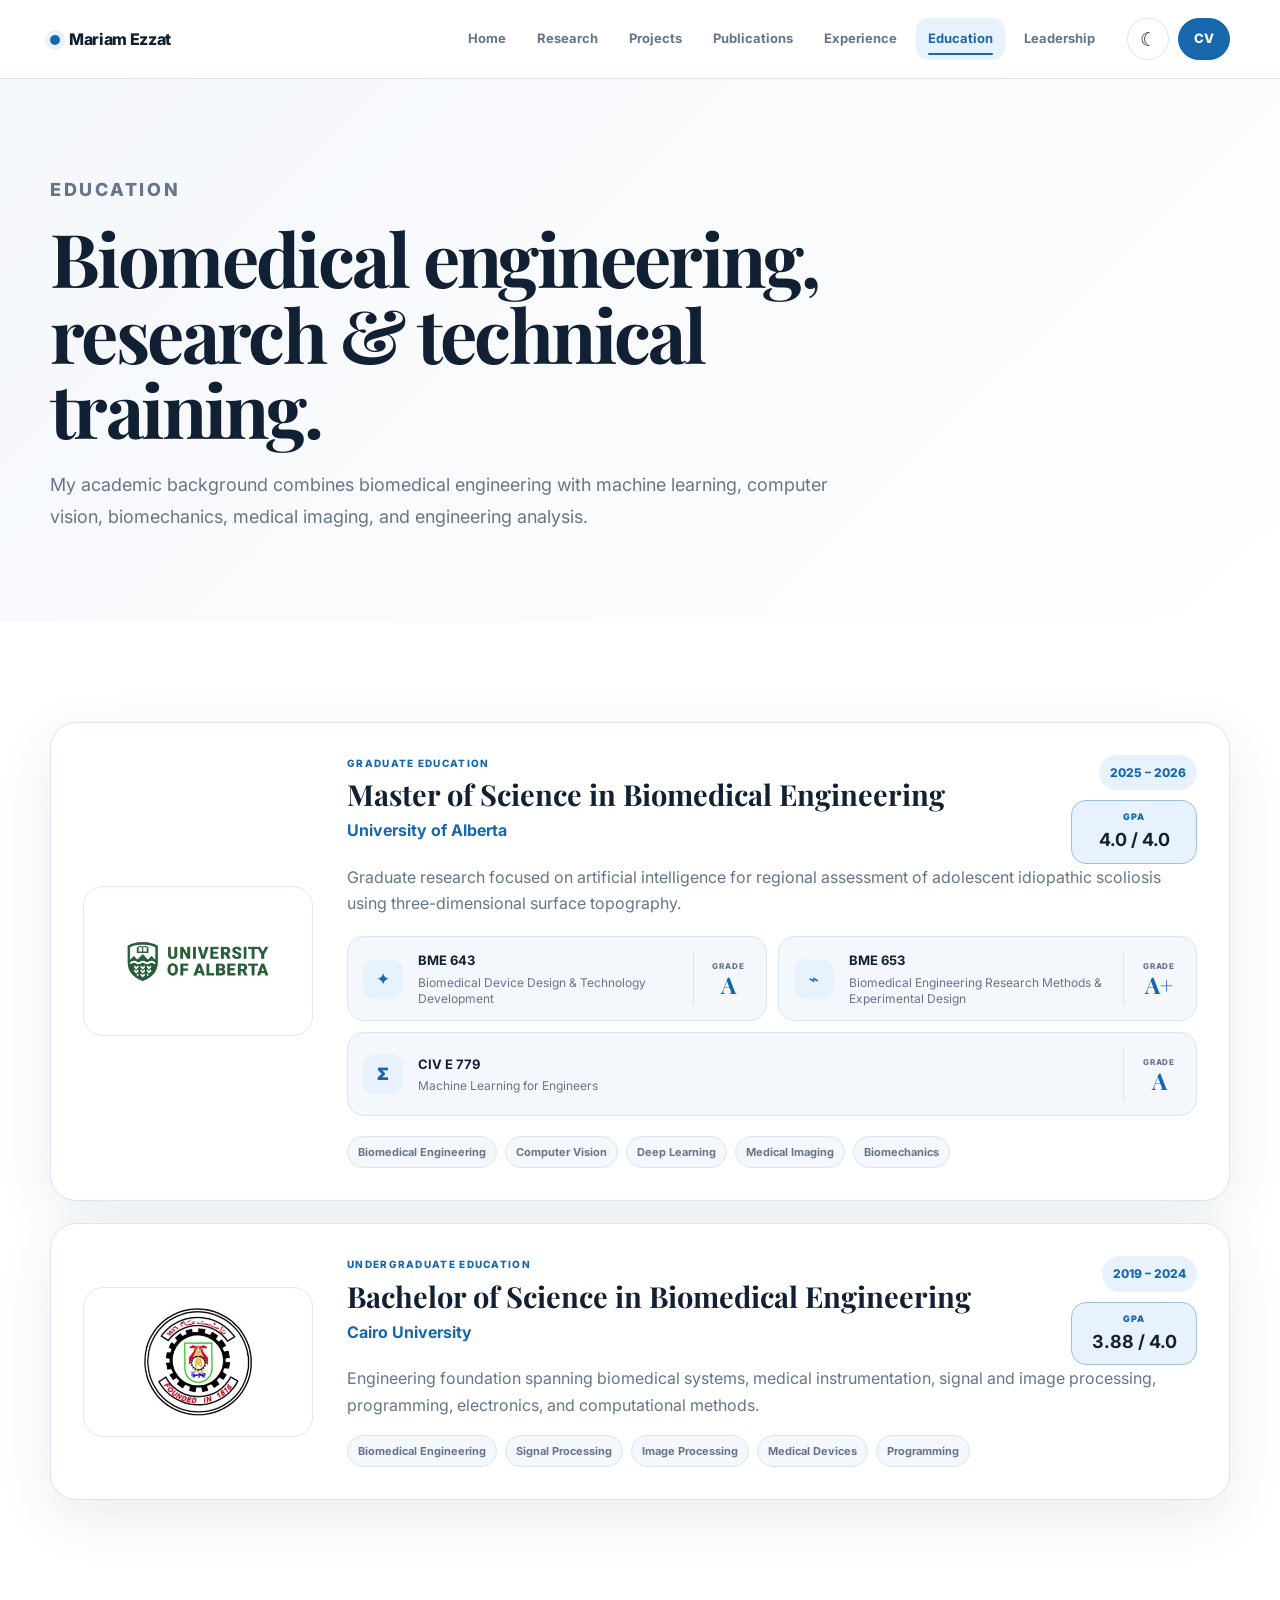
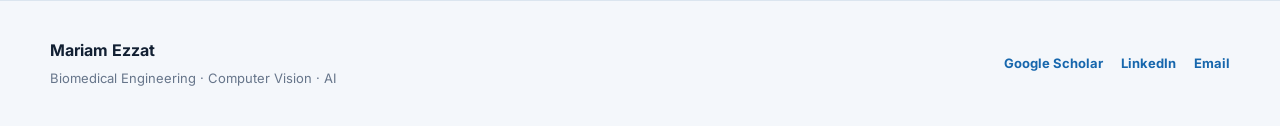
<file: education.html>
<!doctype html>
<html lang="en">
<head>
  <meta charset="utf-8">
  <meta name="viewport" content="width=device-width,initial-scale=1">
  <meta name="description" content="Mariam Ezzat portfolio">
  <title>Education | Mariam Ezzat</title>
  <link rel="preconnect" href="https://fonts.googleapis.com">
  <link rel="preconnect" href="https://fonts.gstatic.com" crossorigin>
  <link href="https://fonts.googleapis.com/css2?family=Inter:wght@400;500;600;700;800&family=Playfair+Display:wght@600;700&display=swap" rel="stylesheet">
  <link rel="stylesheet" href="style.css">
</head>
<body>
<header class="site-header">
  <div class="container nav-wrap">
    <a class="brand" href="index.html"><span class="brand-dot"></span>Mariam Ezzat</a>
    <button class="menu-toggle" id="menuToggle" type="button" aria-label="Open navigation" aria-expanded="false"><span></span><span></span><span></span></button>
    <nav class="nav-links" id="mainNav" aria-label="Main navigation">
      <a href="index.html">Home</a>
      <a href="research.html">Research</a>
      <a href="projects.html">Projects</a>
      <a href="publications.html">Publications</a>
      <a href="experience.html">Experience</a>
      <a href="education.html">Education</a>
      <a href="leadership.html">Leadership</a>
    </nav>
    <div class="nav-actions">
      <button class="theme-toggle" id="themeToggle" type="button" aria-label="Switch color theme"><span class="theme-icon" aria-hidden="true">☾</span></button>
      <a class="btn small" href="files/Mariam_Ezzat_CV.pdf" target="_blank">CV</a>
    </div>
  </div>
</header>
<main>
<section class="page-hero">
  <div class="container">
    <p class="eyebrow">EDUCATION</p>
    <h1>Biomedical engineering, research & technical training.</h1>
    <p>My academic background combines biomedical engineering with machine learning, computer vision, biomechanics, medical imaging, and engineering analysis.</p>
  </div>
</section>


<section class="section">
  <div class="container education-timeline">

    <article class="education-card education-card-wide">
      <div class="education-logo"><img src="assets/ualberta-modern.png" alt="University of Alberta logo"></div>
      <div class="education-content">
        <div class="education-top">
          <div>
            <p class="mini-label">GRADUATE EDUCATION</p>
            <h2>Master of Science in Biomedical Engineering</h2>
            <h3>University of Alberta</h3>
          </div>
          <div class="education-meta">
            <span class="education-date">2025 – 2026</span>
            <span class="gpa-badge"><small>GPA</small><strong>4.0 / 4.0</strong></span>
          </div>
        </div>

        <p>Graduate research focused on artificial intelligence for regional assessment of adolescent idiopathic scoliosis using three-dimensional surface topography.</p>

        <div class="msc-course-grid">
          <div class="msc-course-card">
            <div class="msc-course-icon">✦</div>
            <div class="msc-course-copy">
              <strong>BME 643</strong>
              <span>Biomedical Device Design &amp; Technology Development</span>
            </div>
            <div class="course-grade"><small>GRADE</small><b>A</b></div>
          </div>

          <div class="msc-course-card">
            <div class="msc-course-icon">⌁</div>
            <div class="msc-course-copy">
              <strong>BME 653</strong>
              <span>Biomedical Engineering Research Methods &amp; Experimental Design</span>
            </div>
            <div class="course-grade"><small>GRADE</small><b>A+</b></div>
          </div>

          <div class="msc-course-card">
            <div class="msc-course-icon">Σ</div>
            <div class="msc-course-copy">
              <strong>CIV E 779</strong>
              <span>Machine Learning for Engineers</span>
            </div>
            <div class="course-grade"><small>GRADE</small><b>A</b></div>
          </div>
        </div>

        <div class="education-tags">
          <span>Biomedical Engineering</span><span>Computer Vision</span><span>Deep Learning</span><span>Medical Imaging</span><span>Biomechanics</span>
        </div>
      </div>
    </article>

    <article class="education-card">
      <div class="education-logo"><img src="assets/cairo-engineering.png" alt="Cairo University Faculty of Engineering logo"></div>
      <div class="education-content">
        <div class="education-top">
          <div>
            <p class="mini-label">UNDERGRADUATE EDUCATION</p>
            <h2>Bachelor of Science in Biomedical Engineering</h2>
            <h3>Cairo University</h3>
          </div>
          <div class="education-meta">
            <span class="education-date">2019 – 2024</span>
            <span class="gpa-badge"><small>GPA</small><strong>3.88 / 4.0</strong></span>
          </div>
        </div>
        <p>Engineering foundation spanning biomedical systems, medical instrumentation, signal and image processing, programming, electronics, and computational methods.</p>
        <div class="education-tags">
          <span>Biomedical Engineering</span><span>Signal Processing</span><span>Image Processing</span><span>Medical Devices</span><span>Programming</span>
        </div>
      </div>
    </article>

  </div>
</section>

</main>
<footer>
  <div class="container footer-inner">
    <div><strong>Mariam Ezzat</strong><br><span>Biomedical Engineering · Computer Vision · AI</span></div>
    <div class="footer-links">
      <a href="https://scholar.google.ca/citations?user=oBHqGisAAAAJ&hl=en" target="_blank" rel="noopener">Google Scholar</a>
      <a href="https://www.linkedin.com/in/mariam-ezzat-a804b9215/" target="_blank" rel="noopener">LinkedIn</a>
      <a href="mailto:mariamezzat@ualberta.ca">Email</a>
    </div>
  </div>
</footer>
<script src="script.js"></script>
</body>
</html>
</file>
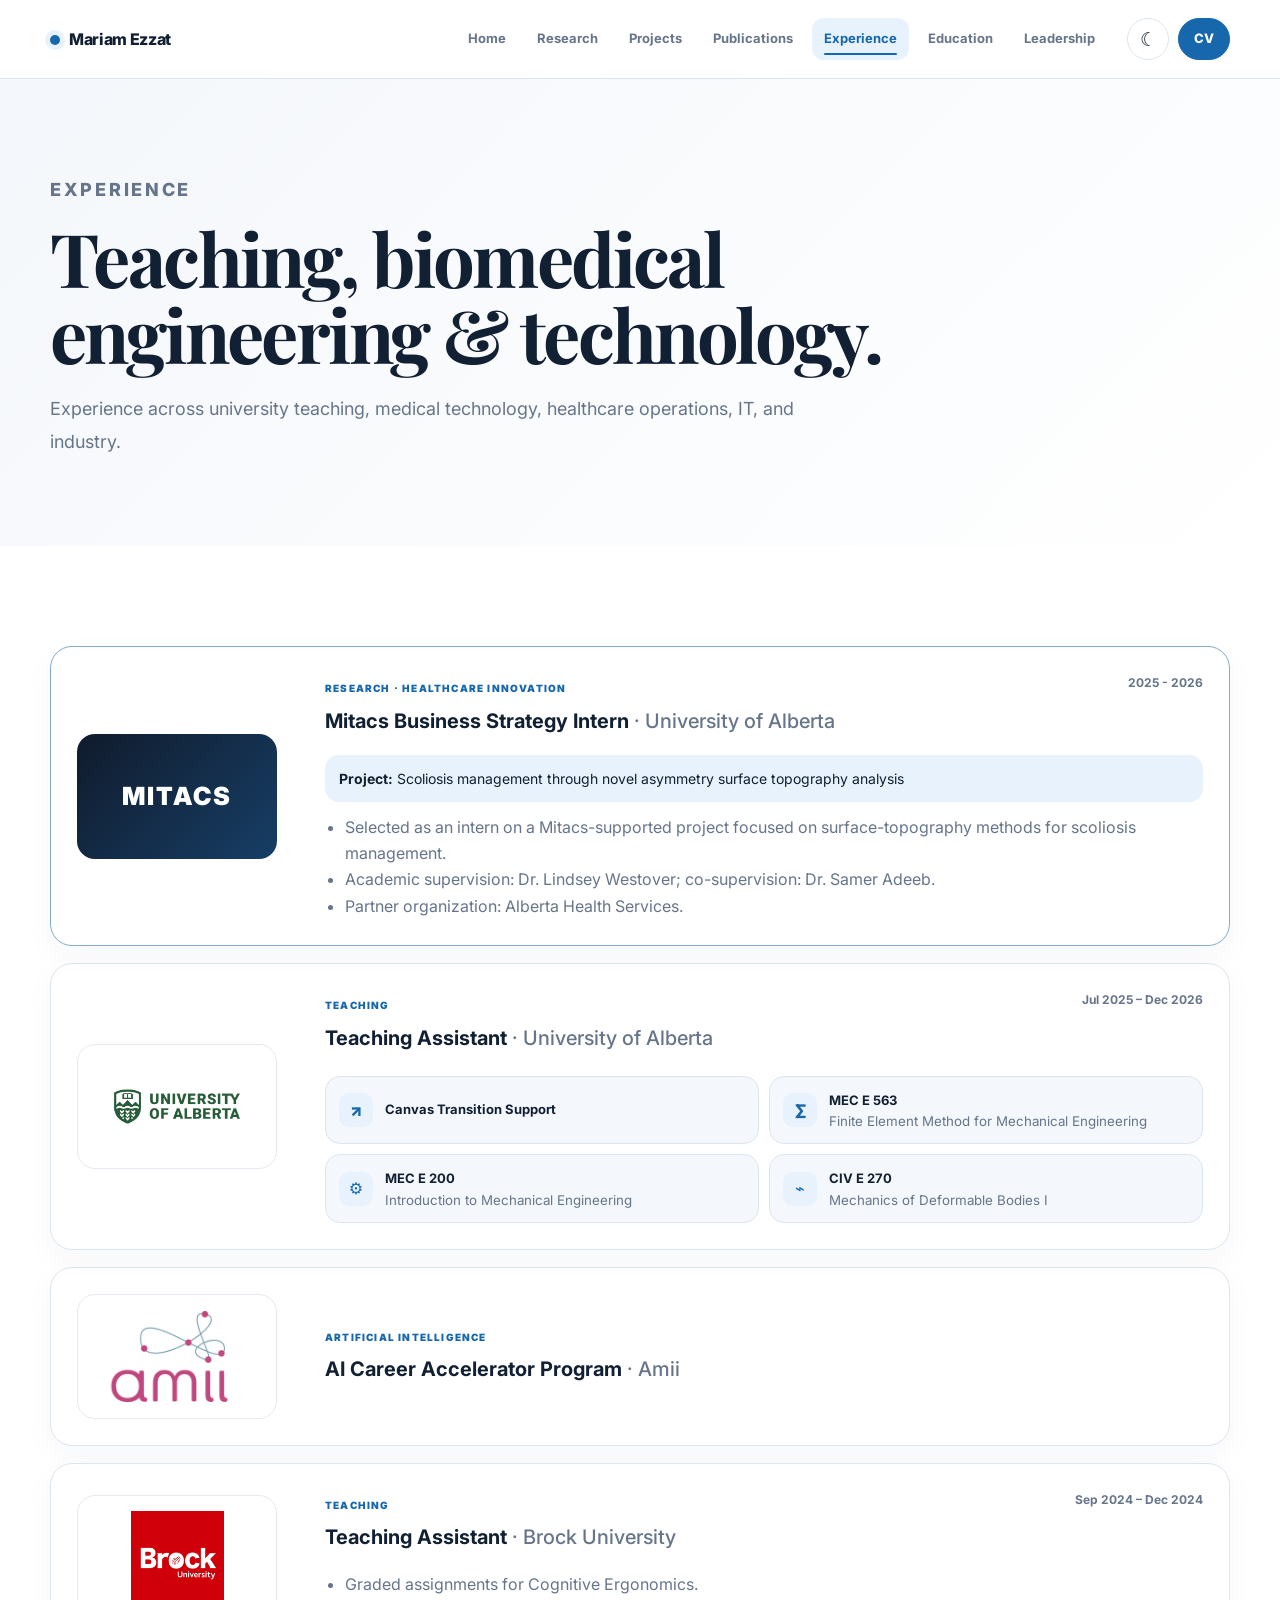
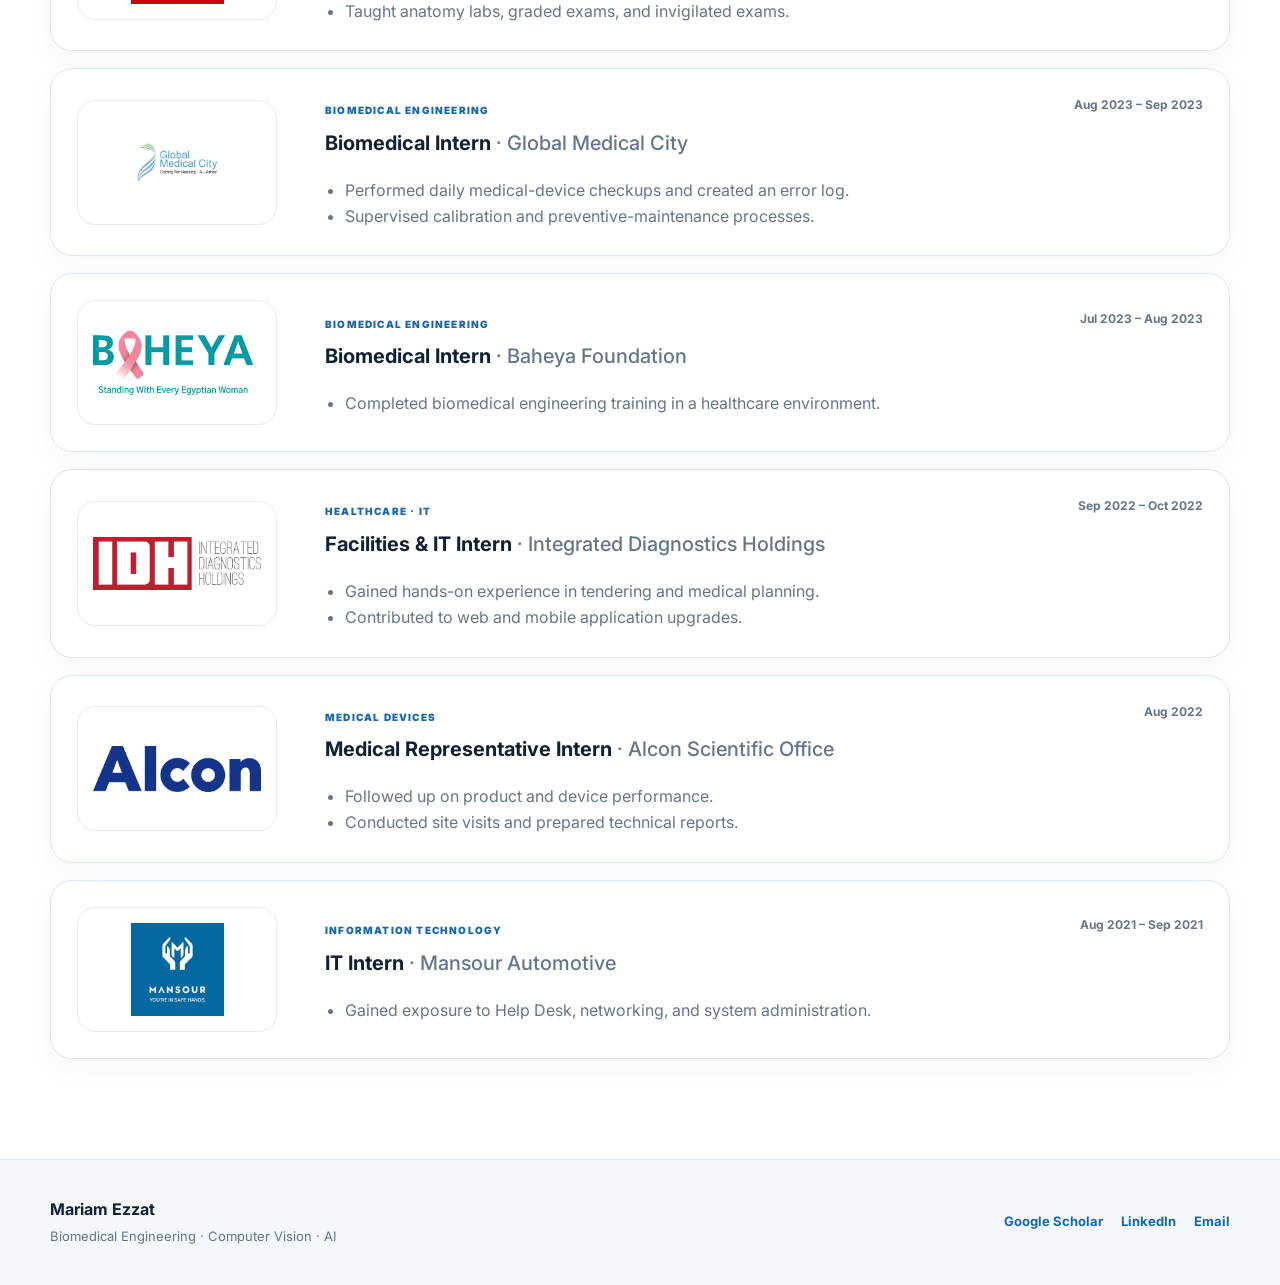
<file: experience.html>
<!doctype html>
<html lang="en">
<head>
  <meta charset="utf-8">
  <meta name="viewport" content="width=device-width,initial-scale=1">
  <meta name="description" content="Mariam Ezzat portfolio">
  <title>Experience | Mariam Ezzat</title>
  <link rel="preconnect" href="https://fonts.googleapis.com">
  <link rel="preconnect" href="https://fonts.gstatic.com" crossorigin>
  <link href="https://fonts.googleapis.com/css2?family=Inter:wght@400;500;600;700;800&family=Playfair+Display:wght@600;700&display=swap" rel="stylesheet">
  <link rel="stylesheet" href="style.css">
</head>
<body>

<header class="site-header">
  <div class="container nav-wrap">
    <a class="brand" href="index.html"><span class="brand-dot"></span>Mariam Ezzat</a>
    <button class="menu-toggle" id="menuToggle" type="button" aria-label="Open navigation" aria-expanded="false"><span></span><span></span><span></span></button>
    <nav class="nav-links" id="mainNav" aria-label="Main navigation">
      <a href="index.html">Home</a>
      <a href="research.html">Research</a>
      <a href="projects.html">Projects</a>
      <a href="publications.html">Publications</a>
      <a href="experience.html">Experience</a>
      <a href="education.html">Education</a>
      <a href="leadership.html">Leadership</a>
    </nav>
    <div class="nav-actions">
      <button class="theme-toggle" id="themeToggle" type="button" aria-label="Switch color theme"><span class="theme-icon" aria-hidden="true">☾</span></button>
      <a class="btn small" href="files/Mariam_Ezzat_CV.pdf" target="_blank">CV</a>
    </div>
  </div>
</header>

<main>

<section class="page-hero"><div class="container"><p class="eyebrow">EXPERIENCE</p><h1>Teaching, biomedical engineering & technology.</h1><p>Experience across university teaching, medical technology, healthcare operations, IT, and industry.</p></div></section>
<section class="section"><div class="container experience-list">
<article class="experience-card featured-experience">
  <div class="org-logo mitacs-mark"><span>MITACS</span></div>
  <div class="exp-main">
    <div class="exp-top">
      <div>
        <span class="exp-type">RESEARCH · HEALTHCARE INNOVATION</span>
        <h3>Mitacs Business Strategy Intern <em>· University of Alberta</em></h3>
      </div>
      <time>2025 - 2026</time>
    </div>
    <p class="project-title-line"><strong>Project:</strong> Scoliosis management through novel asymmetry surface topography analysis</p>
    <ul class="exp-points">
      <li>Selected as an intern on a Mitacs-supported project focused on surface-topography methods for scoliosis management.</li>
      <li>Academic supervision: Dr. Lindsey Westover; co-supervision: Dr. Samer Adeeb.</li>
      <li>Partner organization: Alberta Health Services.</li>
    </ul>
  </div>
</article>

<article class="experience-card"><div class="org-logo"><img src="assets/ualberta-modern.png"></div><div class="exp-main"><div class="exp-top"><div><span class="exp-type">TEACHING</span><h3>Teaching Assistant <em>· University of Alberta</em></h3></div><time>Jul 2025 – Dec 2026</time></div><div class="course-grid"><div class="course-item"><span class="course-icon">↗</span><div><strong>Canvas Transition Support</strong></div></div><div class="course-item"><span class="course-icon">∑</span><div><strong>MEC E 563</strong><small>Finite Element Method for Mechanical Engineering</small></div></div><div class="course-item"><span class="course-icon">⚙</span><div><strong>MEC E 200</strong><small>Introduction to Mechanical Engineering</small></div></div><div class="course-item"><span class="course-icon">⌁</span><div><strong>CIV E 270</strong><small>Mechanics of Deformable Bodies I</small></div></div></div></div></article>
<article class="experience-card"><div class="org-logo"><img src="assets/amii.png"></div><div class="exp-main"><div class="exp-top"><div><span class="exp-type">ARTIFICIAL INTELLIGENCE</span><h3>AI Career Accelerator Program <em>· Amii</em></h3></div></div></div></article>
<article class="experience-card"><div class="org-logo"><img src="assets/brock-university.png"></div><div class="exp-main"><div class="exp-top"><div><span class="exp-type">TEACHING</span><h3>Teaching Assistant <em>· Brock University</em></h3></div><time>Sep 2024 – Dec 2024</time></div><ul class="exp-points"><li>Graded assignments for Cognitive Ergonomics.</li><li>Taught anatomy labs, graded exams, and invigilated exams.</li></ul></div></article>
<article class="experience-card"><div class="org-logo"><img src="assets/global-medical-city.png"></div><div class="exp-main"><div class="exp-top"><div><span class="exp-type">BIOMEDICAL ENGINEERING</span><h3>Biomedical Intern <em>· Global Medical City</em></h3></div><time>Aug 2023 – Sep 2023</time></div><ul class="exp-points"><li>Performed daily medical-device checkups and created an error log.</li><li>Supervised calibration and preventive-maintenance processes.</li></ul></div></article>
<article class="experience-card"><div class="org-logo"><img src="assets/baheya.png"></div><div class="exp-main"><div class="exp-top"><div><span class="exp-type">BIOMEDICAL ENGINEERING</span><h3>Biomedical Intern <em>· Baheya Foundation</em></h3></div><time>Jul 2023 – Aug 2023</time></div><ul class="exp-points"><li>Completed biomedical engineering training in a healthcare environment.</li></ul></div></article>
<article class="experience-card"><div class="org-logo"><img src="assets/idh.png"></div><div class="exp-main"><div class="exp-top"><div><span class="exp-type">HEALTHCARE · IT</span><h3>Facilities & IT Intern <em>· Integrated Diagnostics Holdings</em></h3></div><time>Sep 2022 – Oct 2022</time></div><ul class="exp-points"><li>Gained hands-on experience in tendering and medical planning.</li><li>Contributed to web and mobile application upgrades.</li></ul></div></article>
<article class="experience-card"><div class="org-logo"><img src="assets/alcon.png"></div><div class="exp-main"><div class="exp-top"><div><span class="exp-type">MEDICAL DEVICES</span><h3>Medical Representative Intern <em>· Alcon Scientific Office</em></h3></div><time>Aug 2022</time></div><ul class="exp-points"><li>Followed up on product and device performance.</li><li>Conducted site visits and prepared technical reports.</li></ul></div></article>
<article class="experience-card"><div class="org-logo"><img src="assets/mansour-automotive.png"></div><div class="exp-main"><div class="exp-top"><div><span class="exp-type">INFORMATION TECHNOLOGY</span><h3>IT Intern <em>· Mansour Automotive</em></h3></div><time>Aug 2021 – Sep 2021</time></div><ul class="exp-points"><li>Gained exposure to Help Desk, networking, and system administration.</li></ul></div></article>
</div></section>

</main>

<footer>
  <div class="container footer-inner">
    <div><strong>Mariam Ezzat</strong><br><span>Biomedical Engineering · Computer Vision · AI</span></div>
    <div class="footer-links">
      <a href="https://scholar.google.ca/citations?user=oBHqGisAAAAJ&hl=en" target="_blank" rel="noopener">Google Scholar</a>
      <a href="https://www.linkedin.com/in/mariam-ezzat-a804b9215/" target="_blank" rel="noopener">LinkedIn</a>
      <a href="mailto:mariamezzat@ualberta.ca">Email</a>
    </div>
  </div>
</footer>
<script src="script.js"></script>

</body>
</html>
</file>
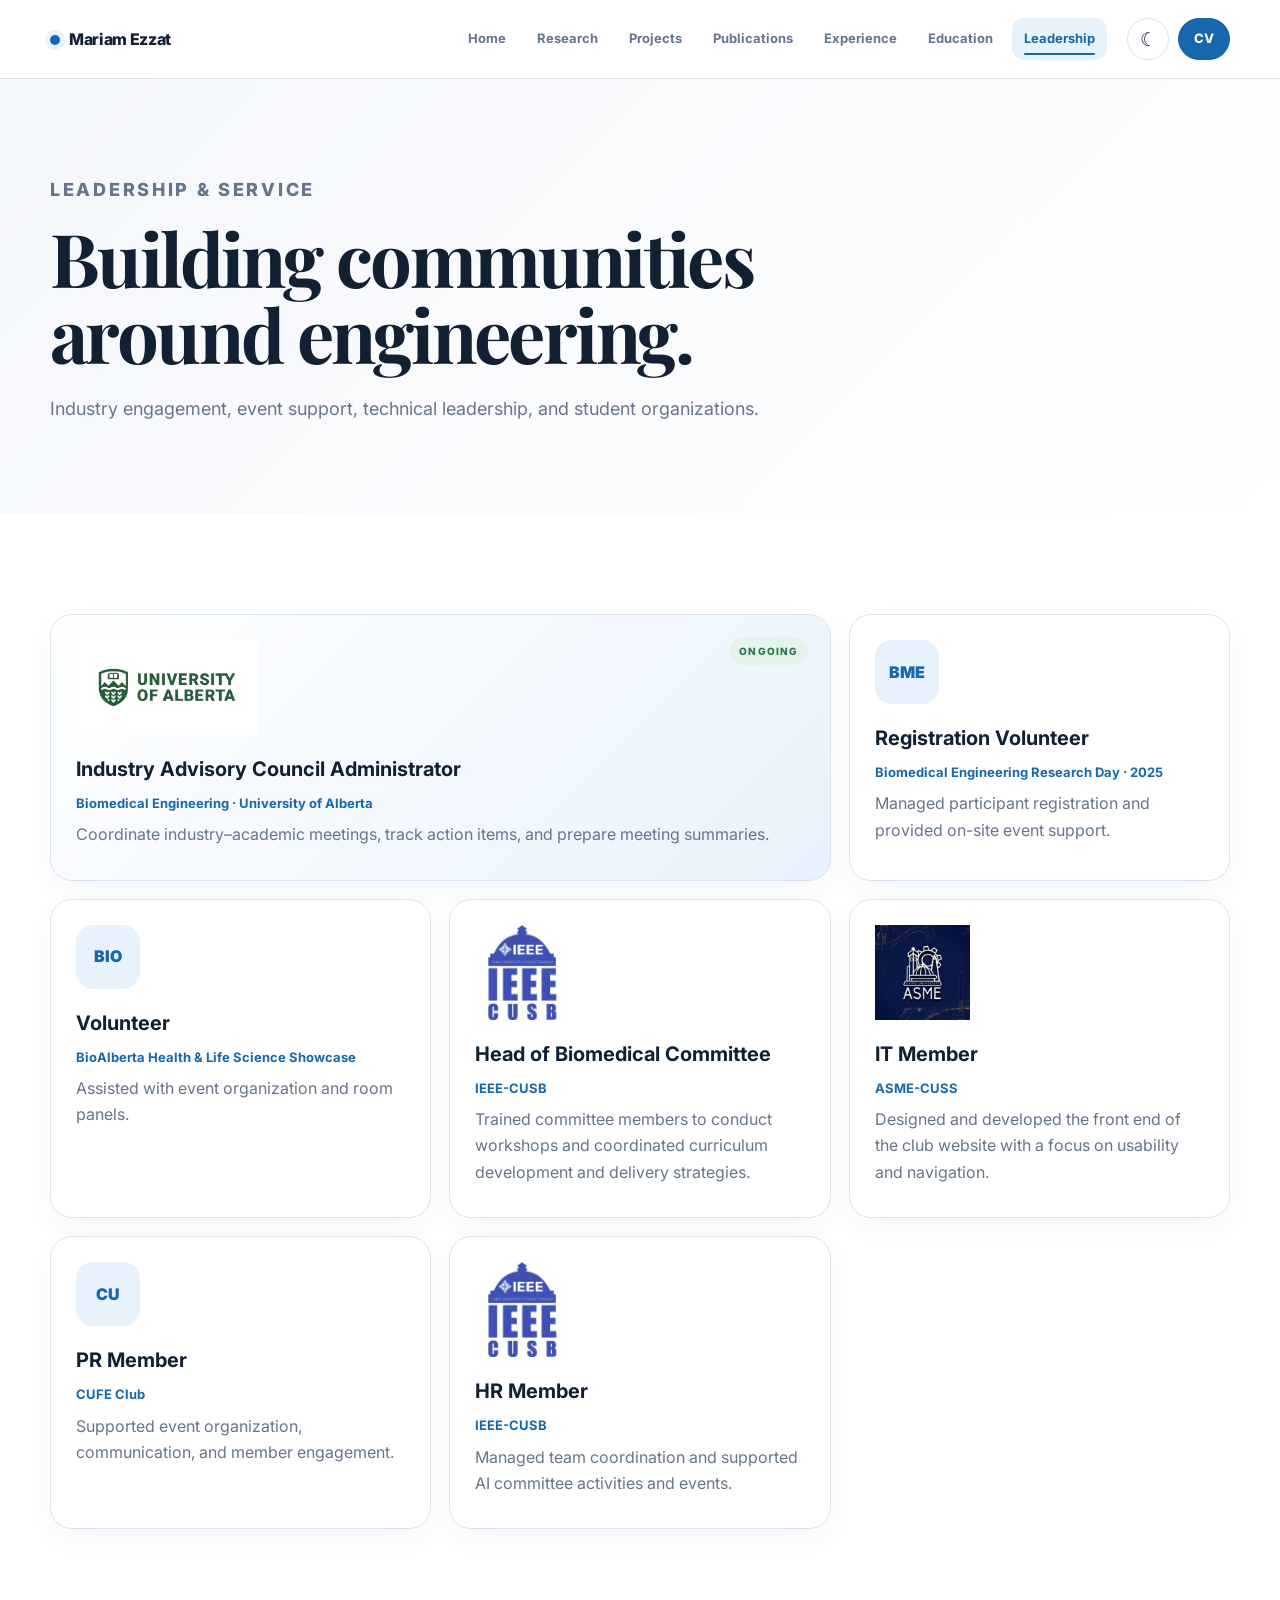
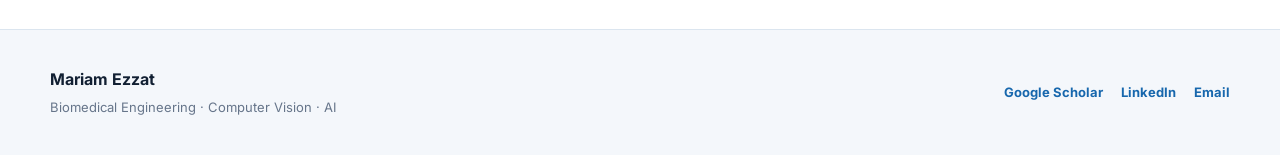
<file: leadership.html>
<!doctype html>
<html lang="en">
<head>
  <meta charset="utf-8">
  <meta name="viewport" content="width=device-width,initial-scale=1">
  <meta name="description" content="Mariam Ezzat portfolio">
  <title>Leadership | Mariam Ezzat</title>
  <link rel="preconnect" href="https://fonts.googleapis.com">
  <link rel="preconnect" href="https://fonts.gstatic.com" crossorigin>
  <link href="https://fonts.googleapis.com/css2?family=Inter:wght@400;500;600;700;800&family=Playfair+Display:wght@600;700&display=swap" rel="stylesheet">
  <link rel="stylesheet" href="style.css">
</head>
<body>

<header class="site-header">
  <div class="container nav-wrap">
    <a class="brand" href="index.html"><span class="brand-dot"></span>Mariam Ezzat</a>
    <button class="menu-toggle" id="menuToggle" type="button" aria-label="Open navigation" aria-expanded="false"><span></span><span></span><span></span></button>
    <nav class="nav-links" id="mainNav" aria-label="Main navigation">
      <a href="index.html">Home</a>
      <a href="research.html">Research</a>
      <a href="projects.html">Projects</a>
      <a href="publications.html">Publications</a>
      <a href="experience.html">Experience</a>
      <a href="education.html">Education</a>
      <a href="leadership.html">Leadership</a>
    </nav>
    <div class="nav-actions">
      <button class="theme-toggle" id="themeToggle" type="button" aria-label="Switch color theme"><span class="theme-icon" aria-hidden="true">☾</span></button>
      <a class="btn small" href="files/Mariam_Ezzat_CV.pdf" target="_blank">CV</a>
    </div>
  </div>
</header>

<main>

<section class="page-hero"><div class="container"><p class="eyebrow">LEADERSHIP & SERVICE</p><h1>Building communities around engineering.</h1><p>Industry engagement, event support, technical leadership, and student organizations.</p></div></section>
<section class="section"><div class="container service-grid">
<article class="service-card service-featured"><div class="service-logo"><img src="assets/ualberta-modern.png"></div><span class="service-status">ONGOING</span><h3>Industry Advisory Council Administrator</h3><p class="service-org">Biomedical Engineering · University of Alberta</p><p>Coordinate industry–academic meetings, track action items, and prepare meeting summaries.</p></article>
<article class="service-card"><div class="service-icon">BME</div><h3>Registration Volunteer</h3><p class="service-org">Biomedical Engineering Research Day · 2025</p><p>Managed participant registration and provided on-site event support.</p></article>
<article class="service-card"><div class="service-icon">BIO</div><h3>Volunteer</h3><p class="service-org">BioAlberta Health & Life Science Showcase</p><p>Assisted with event organization and room panels.</p></article>
<article class="service-card"><div class="service-logo"><img src="assets/ieee-cusb.png"></div><h3>Head of Biomedical Committee</h3><p class="service-org">IEEE-CUSB</p><p>Trained committee members to conduct workshops and coordinated curriculum development and delivery strategies.</p></article>
<article class="service-card"><div class="service-logo"><img src="assets/asme-cairo.png"></div><h3>IT Member</h3><p class="service-org">ASME-CUSS</p><p>Designed and developed the front end of the club website with a focus on usability and navigation.</p></article>
<article class="service-card"><div class="service-icon">CU</div><h3>PR Member</h3><p class="service-org">CUFE Club</p><p>Supported event organization, communication, and member engagement.</p></article>
<article class="service-card"><div class="service-logo"><img src="assets/ieee-cusb.png"></div><h3>HR Member</h3><p class="service-org">IEEE-CUSB</p><p>Managed team coordination and supported AI committee activities and events.</p></article>
</div></section>

</main>

<footer>
  <div class="container footer-inner">
    <div><strong>Mariam Ezzat</strong><br><span>Biomedical Engineering · Computer Vision · AI</span></div>
    <div class="footer-links">
      <a href="https://scholar.google.ca/citations?user=oBHqGisAAAAJ&hl=en" target="_blank" rel="noopener">Google Scholar</a>
      <a href="https://www.linkedin.com/in/mariam-ezzat-a804b9215/" target="_blank" rel="noopener">LinkedIn</a>
      <a href="mailto:mariamezzat@ualberta.ca">Email</a>
    </div>
  </div>
</footer>
<script src="script.js"></script>

</body>
</html>
</file>
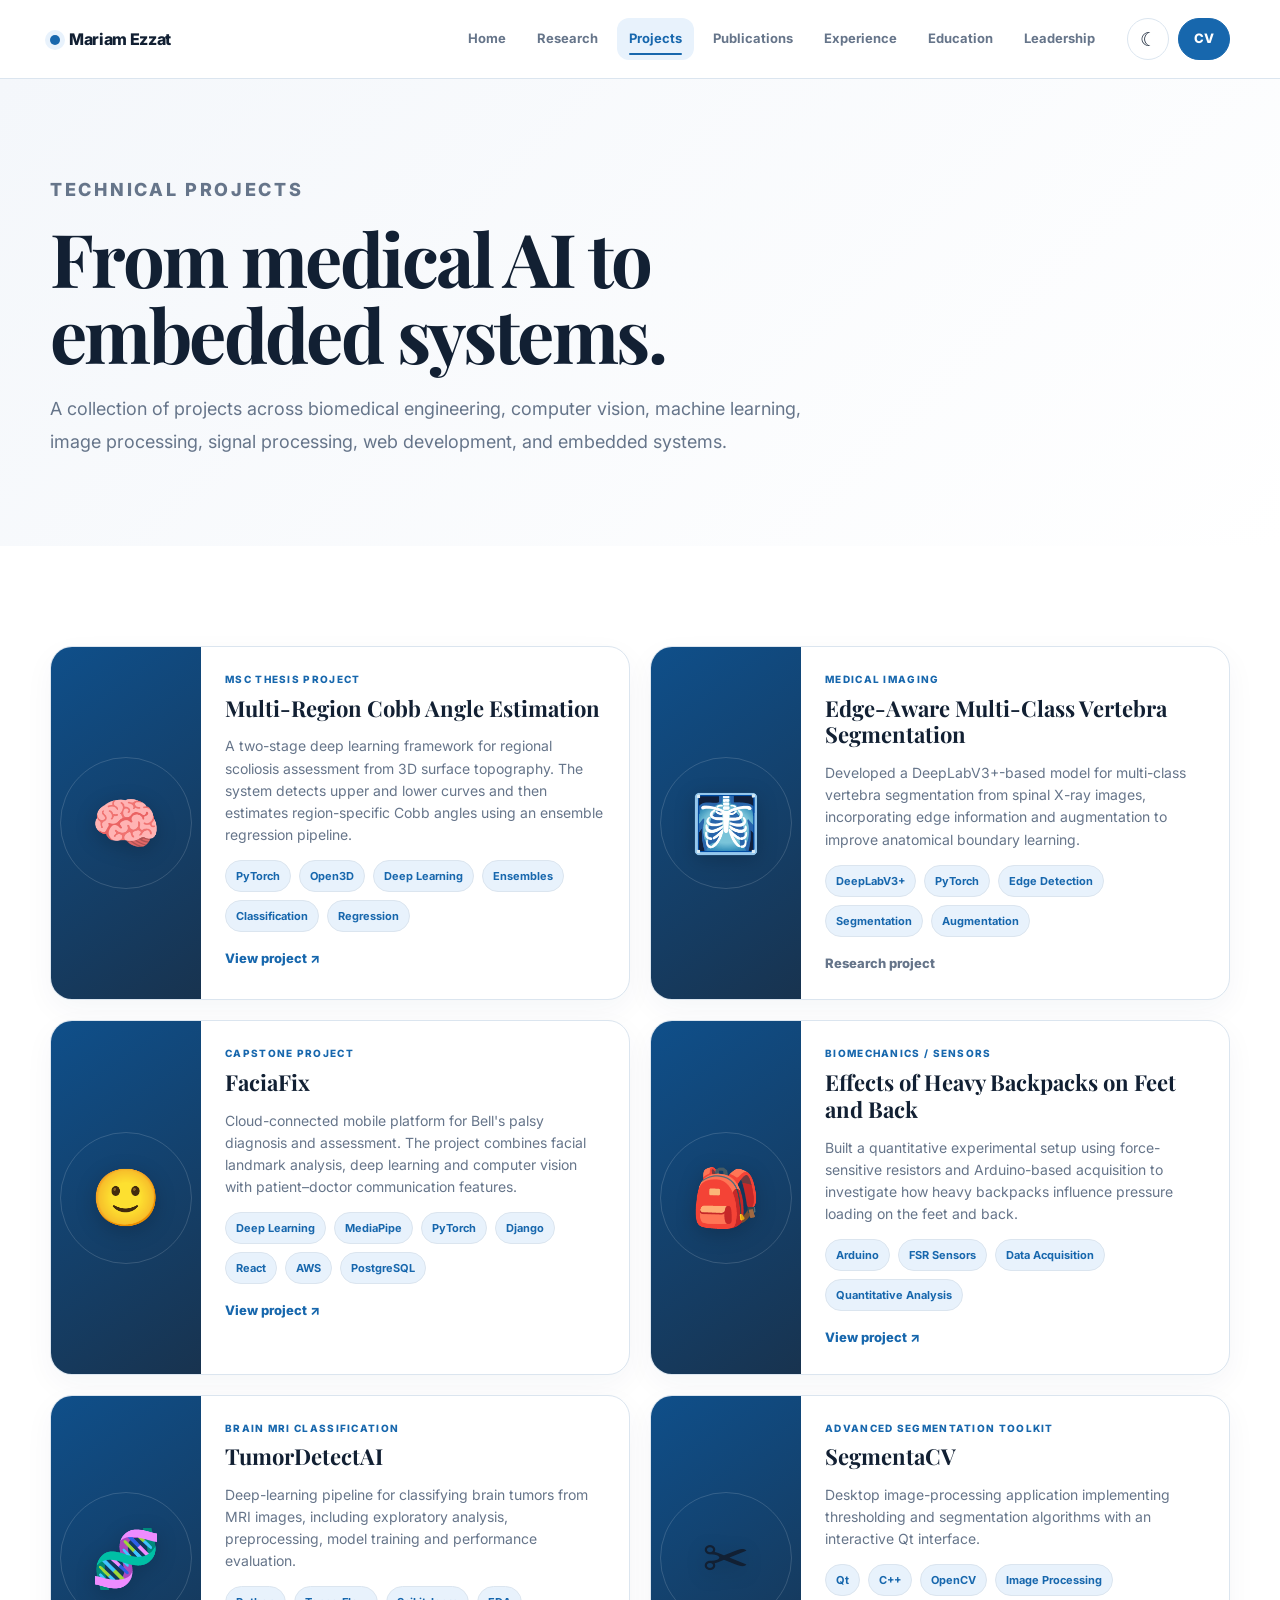
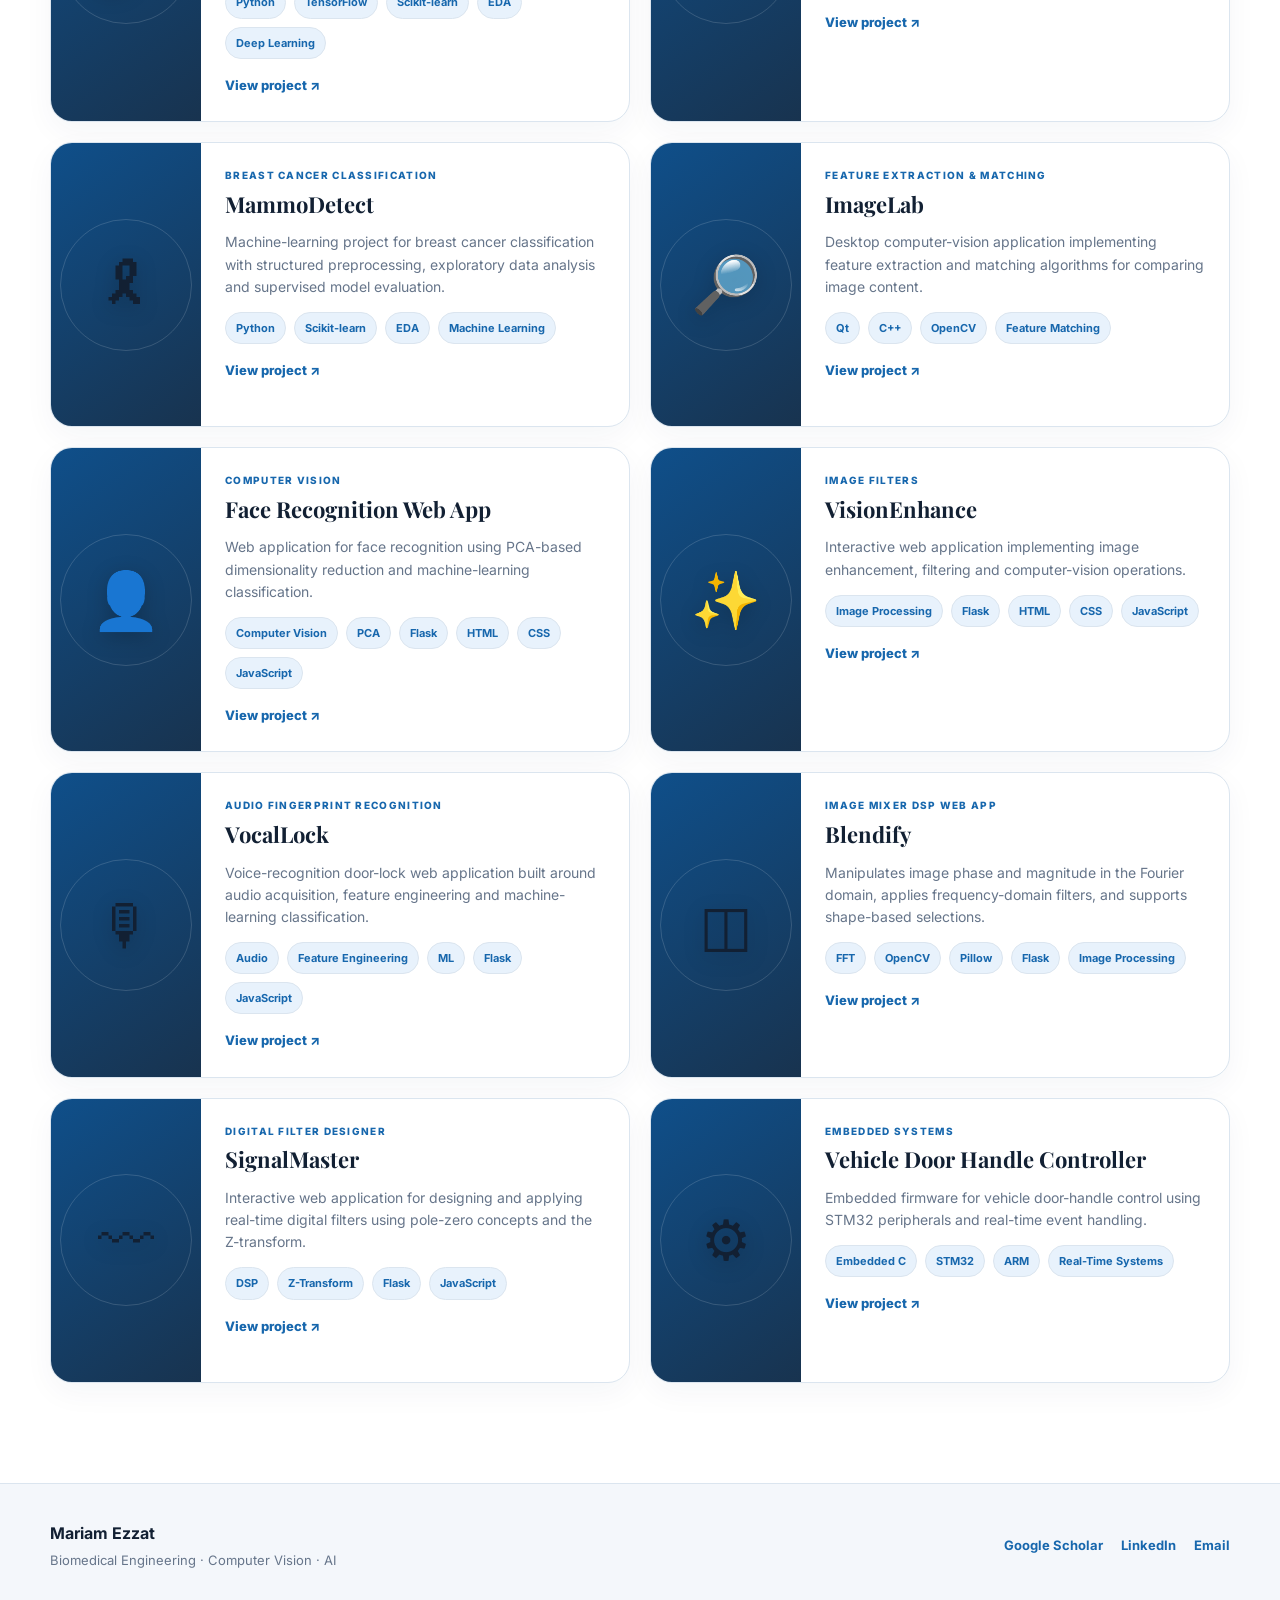
<file: projects.html>
<!doctype html>
<html lang="en">
<head>
  <meta charset="utf-8">
  <meta name="viewport" content="width=device-width,initial-scale=1">
  <meta name="description" content="Mariam Ezzat portfolio">
  <title>Projects | Mariam Ezzat</title>
  <link rel="preconnect" href="https://fonts.googleapis.com">
  <link rel="preconnect" href="https://fonts.gstatic.com" crossorigin>
  <link href="https://fonts.googleapis.com/css2?family=Inter:wght@400;500;600;700;800&family=Playfair+Display:wght@600;700&display=swap" rel="stylesheet">
  <link rel="stylesheet" href="style.css">
</head>
<body>

<header class="site-header">
  <div class="container nav-wrap">
    <a class="brand" href="index.html"><span class="brand-dot"></span>Mariam Ezzat</a>
    <button class="menu-toggle" id="menuToggle" type="button" aria-label="Open navigation" aria-expanded="false"><span></span><span></span><span></span></button>
    <nav class="nav-links" id="mainNav" aria-label="Main navigation">
      <a href="index.html">Home</a>
      <a href="research.html">Research</a>
      <a href="projects.html">Projects</a>
      <a href="publications.html">Publications</a>
      <a href="experience.html">Experience</a>
      <a href="education.html">Education</a>
      <a href="leadership.html">Leadership</a>
    </nav>
    <div class="nav-actions">
      <button class="theme-toggle" id="themeToggle" type="button" aria-label="Switch color theme"><span class="theme-icon" aria-hidden="true">☾</span></button>
      <a class="btn small" href="files/Mariam_Ezzat_CV.pdf" target="_blank">CV</a>
    </div>
  </div>
</header>

<main>

<section class="page-hero"><div class="container"><p class="eyebrow">TECHNICAL PROJECTS</p><h1>From medical AI to embedded systems.</h1><p>A collection of projects across biomedical engineering, computer vision, machine learning, image processing, signal processing, web development, and embedded systems.</p></div></section>
<section class="section"><div class="container"><div class="project-grid"><article class="project-card">
      <div class="project-visual"><span>🧠</span></div>
      <div class="project-body"><p class="mini-label">MSc Thesis Project</p><h2>Multi-Region Cobb Angle Estimation</h2><p>A two-stage deep learning framework for regional scoliosis assessment from 3D surface topography. The system detects upper and lower curves and then estimates region-specific Cobb angles using an ensemble regression pipeline.</p>
      <div class="project-tags"><span>PyTorch</span><span>Open3D</span><span>Deep Learning</span><span>Ensembles</span><span>Classification</span><span>Regression</span></div>
      <a class="project-link" href="research.html">View project ↗</a>
      </div></article><article class="project-card">
      <div class="project-visual"><span>🩻</span></div>
      <div class="project-body"><p class="mini-label">Medical Imaging</p><h2>Edge-Aware Multi-Class Vertebra Segmentation</h2><p>Developed a DeepLabV3+-based model for multi-class vertebra segmentation from spinal X-ray images, incorporating edge information and augmentation to improve anatomical boundary learning.</p>
      <div class="project-tags"><span>DeepLabV3+</span><span>PyTorch</span><span>Edge Detection</span><span>Segmentation</span><span>Augmentation</span></div>
      <span class="project-link muted-link">Research project</span>
      </div></article><article class="project-card">
      <div class="project-visual"><span>🙂</span></div>
      <div class="project-body"><p class="mini-label">Capstone Project</p><h2>FaciaFix</h2><p>Cloud-connected mobile platform for Bell's palsy diagnosis and assessment. The project combines facial landmark analysis, deep learning and computer vision with patient–doctor communication features.</p>
      <div class="project-tags"><span>Deep Learning</span><span>MediaPipe</span><span>PyTorch</span><span>Django</span><span>React</span><span>AWS</span><span>PostgreSQL</span></div>
      <a class="project-link" href="https://github.com/mariamezzat01/FaciaFix_GP" target="_blank" rel="noopener">View project ↗</a>
      </div></article><article class="project-card">
      <div class="project-visual"><span>🎒</span></div>
      <div class="project-body"><p class="mini-label">Biomechanics / Sensors</p><h2>Effects of Heavy Backpacks on Feet and Back</h2><p>Built a quantitative experimental setup using force-sensitive resistors and Arduino-based acquisition to investigate how heavy backpacks influence pressure loading on the feet and back.</p>
      <div class="project-tags"><span>Arduino</span><span>FSR Sensors</span><span>Data Acquisition</span><span>Quantitative Analysis</span></div>
      <a class="project-link" href="https://drive.google.com/file/d/1IBMSedgvrXkHhwrbrTXG8u3L-JMsRX9K/view?usp=drive_link" target="_blank" rel="noopener">View project ↗</a>
      </div></article><article class="project-card">
      <div class="project-visual"><span>🧬</span></div>
      <div class="project-body"><p class="mini-label">Brain MRI Classification</p><h2>TumorDetectAI</h2><p>Deep-learning pipeline for classifying brain tumors from MRI images, including exploratory analysis, preprocessing, model training and performance evaluation.</p>
      <div class="project-tags"><span>Python</span><span>TensorFlow</span><span>Scikit-learn</span><span>EDA</span><span>Deep Learning</span></div>
      <a class="project-link" href="https://github.com/mariamezzat01/Tumor-Detection-Using-BrainMRI" target="_blank" rel="noopener">View project ↗</a>
      </div></article><article class="project-card">
      <div class="project-visual"><span>✂</span></div>
      <div class="project-body"><p class="mini-label">Advanced Segmentation Toolkit</p><h2>SegmentaCV</h2><p>Desktop image-processing application implementing thresholding and segmentation algorithms with an interactive Qt interface.</p>
      <div class="project-tags"><span>Qt</span><span>C++</span><span>OpenCV</span><span>Image Processing</span></div>
      <a class="project-link" href="https://github.com/mariamezzat01/SegmentaCV" target="_blank" rel="noopener">View project ↗</a>
      </div></article><article class="project-card">
      <div class="project-visual"><span>🎗</span></div>
      <div class="project-body"><p class="mini-label">Breast Cancer Classification</p><h2>MammoDetect</h2><p>Machine-learning project for breast cancer classification with structured preprocessing, exploratory data analysis and supervised model evaluation.</p>
      <div class="project-tags"><span>Python</span><span>Scikit-learn</span><span>EDA</span><span>Machine Learning</span></div>
      <a class="project-link" href="https://github.com/mariamezzat01/MammoDetect" target="_blank" rel="noopener">View project ↗</a>
      </div></article><article class="project-card">
      <div class="project-visual"><span>🔎</span></div>
      <div class="project-body"><p class="mini-label">Feature Extraction & Matching</p><h2>ImageLab</h2><p>Desktop computer-vision application implementing feature extraction and matching algorithms for comparing image content.</p>
      <div class="project-tags"><span>Qt</span><span>C++</span><span>OpenCV</span><span>Feature Matching</span></div>
      <a class="project-link" href="https://github.com/mariamezzat01/ImageLab" target="_blank" rel="noopener">View project ↗</a>
      </div></article><article class="project-card">
      <div class="project-visual"><span>👤</span></div>
      <div class="project-body"><p class="mini-label">Computer Vision</p><h2>Face Recognition Web App</h2><p>Web application for face recognition using PCA-based dimensionality reduction and machine-learning classification.</p>
      <div class="project-tags"><span>Computer Vision</span><span>PCA</span><span>Flask</span><span>HTML</span><span>CSS</span><span>JavaScript</span></div>
      <a class="project-link" href="https://github.com/mariamezzat01/Face_Recognition" target="_blank" rel="noopener">View project ↗</a>
      </div></article><article class="project-card">
      <div class="project-visual"><span>✨</span></div>
      <div class="project-body"><p class="mini-label">Image Filters</p><h2>VisionEnhance</h2><p>Interactive web application implementing image enhancement, filtering and computer-vision operations.</p>
      <div class="project-tags"><span>Image Processing</span><span>Flask</span><span>HTML</span><span>CSS</span><span>JavaScript</span></div>
      <a class="project-link" href="https://github.com/mariamezzat01/VisionEnhance" target="_blank" rel="noopener">View project ↗</a>
      </div></article><article class="project-card">
      <div class="project-visual"><span>🎙</span></div>
      <div class="project-body"><p class="mini-label">Audio Fingerprint Recognition</p><h2>VocalLock</h2><p>Voice-recognition door-lock web application built around audio acquisition, feature engineering and machine-learning classification.</p>
      <div class="project-tags"><span>Audio</span><span>Feature Engineering</span><span>ML</span><span>Flask</span><span>JavaScript</span></div>
      <a class="project-link" href="https://github.com/mariamezzat01/VocalLock" target="_blank" rel="noopener">View project ↗</a>
      </div></article><article class="project-card">
      <div class="project-visual"><span>◫</span></div>
      <div class="project-body"><p class="mini-label">Image Mixer DSP Web App</p><h2>Blendify</h2><p>Manipulates image phase and magnitude in the Fourier domain, applies frequency-domain filters, and supports shape-based selections.</p>
      <div class="project-tags"><span>FFT</span><span>OpenCV</span><span>Pillow</span><span>Flask</span><span>Image Processing</span></div>
      <a class="project-link" href="https://github.com/mariamezzat01/Image-Mixer-Web-app" target="_blank" rel="noopener">View project ↗</a>
      </div></article><article class="project-card">
      <div class="project-visual"><span>〰</span></div>
      <div class="project-body"><p class="mini-label">Digital Filter Designer</p><h2>SignalMaster</h2><p>Interactive web application for designing and applying real-time digital filters using pole-zero concepts and the Z-transform.</p>
      <div class="project-tags"><span>DSP</span><span>Z-Transform</span><span>Flask</span><span>JavaScript</span></div>
      <a class="project-link" href="https://github.com/mariamezzat01/SignalMaster" target="_blank" rel="noopener">View project ↗</a>
      </div></article><article class="project-card">
      <div class="project-visual"><span>⚙</span></div>
      <div class="project-body"><p class="mini-label">Embedded Systems</p><h2>Vehicle Door Handle Controller</h2><p>Embedded firmware for vehicle door-handle control using STM32 peripherals and real-time event handling.</p>
      <div class="project-tags"><span>Embedded C</span><span>STM32</span><span>ARM</span><span>Real-Time Systems</span></div>
      <a class="project-link" href="https://github.com/mariamezzat01/Vehicle_Door_Handle-_Control_Unit" target="_blank" rel="noopener">View project ↗</a>
      </div></article></div></div></section>

</main>

<footer>
  <div class="container footer-inner">
    <div><strong>Mariam Ezzat</strong><br><span>Biomedical Engineering · Computer Vision · AI</span></div>
    <div class="footer-links">
      <a href="https://scholar.google.ca/citations?user=oBHqGisAAAAJ&hl=en" target="_blank" rel="noopener">Google Scholar</a>
      <a href="https://www.linkedin.com/in/mariam-ezzat-a804b9215/" target="_blank" rel="noopener">LinkedIn</a>
      <a href="mailto:mariamezzat@ualberta.ca">Email</a>
    </div>
  </div>
</footer>
<script src="script.js"></script>

</body>
</html>
</file>
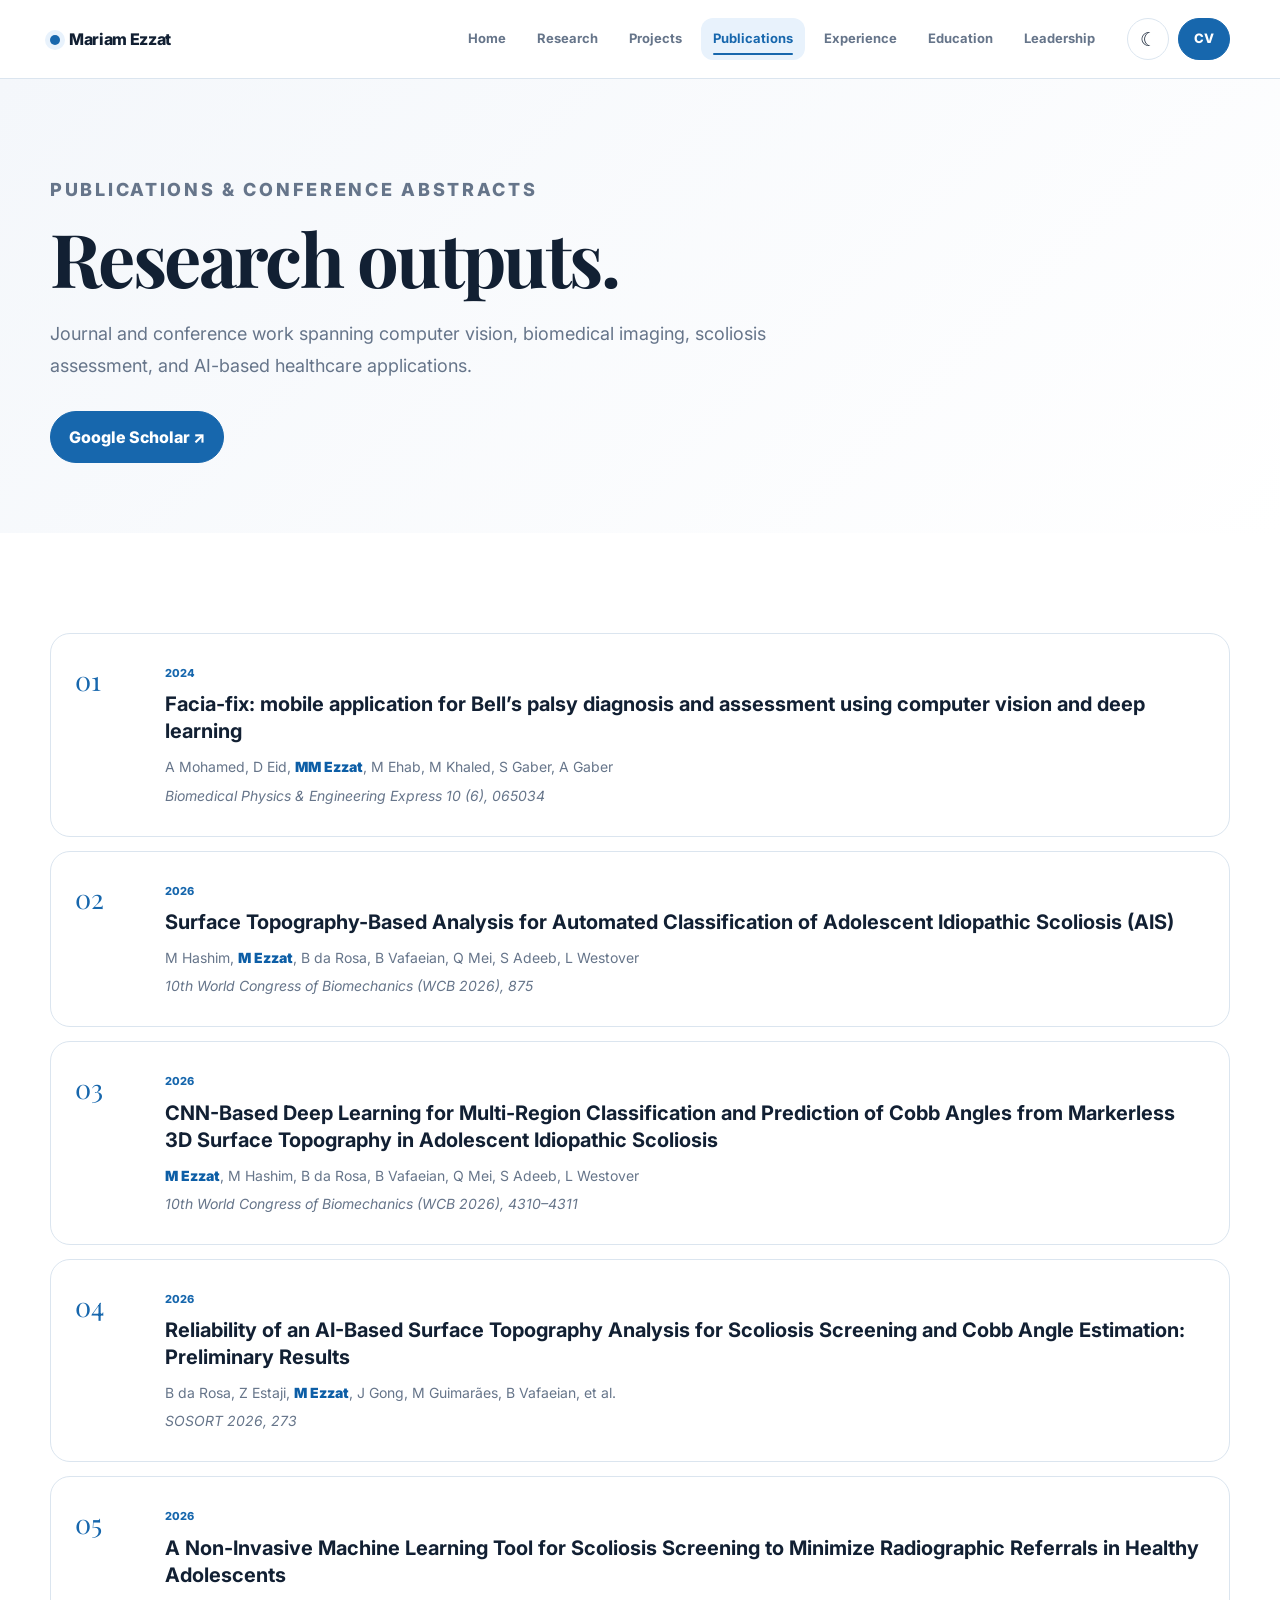
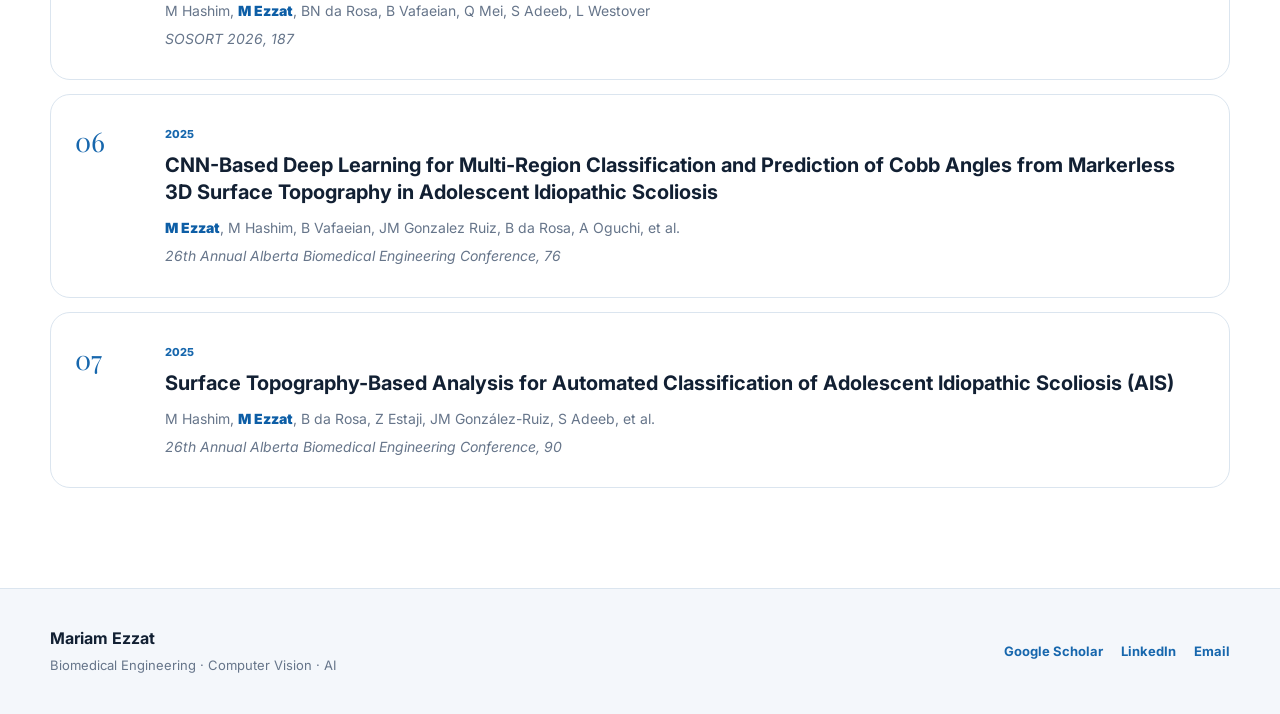
<file: publications.html>
<!doctype html>
<html lang="en">
<head>
  <meta charset="utf-8">
  <meta name="viewport" content="width=device-width,initial-scale=1">
  <meta name="description" content="Mariam Ezzat portfolio">
  <title>Publications | Mariam Ezzat</title>
  <link rel="preconnect" href="https://fonts.googleapis.com">
  <link rel="preconnect" href="https://fonts.gstatic.com" crossorigin>
  <link href="https://fonts.googleapis.com/css2?family=Inter:wght@400;500;600;700;800&family=Playfair+Display:wght@600;700&display=swap" rel="stylesheet">
  <link rel="stylesheet" href="style.css">
</head>
<body>

<header class="site-header">
  <div class="container nav-wrap">
    <a class="brand" href="index.html"><span class="brand-dot"></span>Mariam Ezzat</a>
    <button class="menu-toggle" id="menuToggle" type="button" aria-label="Open navigation" aria-expanded="false"><span></span><span></span><span></span></button>
    <nav class="nav-links" id="mainNav" aria-label="Main navigation">
      <a href="index.html">Home</a>
      <a href="research.html">Research</a>
      <a href="projects.html">Projects</a>
      <a href="publications.html">Publications</a>
      <a href="experience.html">Experience</a>
      <a href="education.html">Education</a>
      <a href="leadership.html">Leadership</a>
    </nav>
    <div class="nav-actions">
      <button class="theme-toggle" id="themeToggle" type="button" aria-label="Switch color theme"><span class="theme-icon" aria-hidden="true">☾</span></button>
      <a class="btn small" href="files/Mariam_Ezzat_CV.pdf" target="_blank">CV</a>
    </div>
  </div>
</header>

<main>

<section class="page-hero"><div class="container"><p class="eyebrow">PUBLICATIONS & CONFERENCE ABSTRACTS</p><h1>Research outputs.</h1><p>Journal and conference work spanning computer vision, biomedical imaging, scoliosis assessment, and AI-based healthcare applications.</p><a class="btn" href="https://scholar.google.ca/citations?user=oBHqGisAAAAJ&hl=en" target="_blank">Google Scholar ↗</a></div></section>
<section class="section"><div class="container publication-list"><article class="publication-card"><div class="pub-num">01</div><div><span class="pub-year">2024</span><h2>Facia-fix: mobile application for Bell’s palsy diagnosis and assessment using computer vision and deep learning</h2><p class="authors">A Mohamed, D Eid, <strong class="me">MM Ezzat</strong>, M Ehab, M Khaled, S Gaber, A Gaber</p><p class="venue">Biomedical Physics & Engineering Express 10 (6), 065034</p></div></article><article class="publication-card"><div class="pub-num">02</div><div><span class="pub-year">2026</span><h2>Surface Topography-Based Analysis for Automated Classification of Adolescent Idiopathic Scoliosis (AIS)</h2><p class="authors">M Hashim, <strong class="me">M Ezzat</strong>, B da Rosa, B Vafaeian, Q Mei, S Adeeb, L Westover</p><p class="venue">10th World Congress of Biomechanics (WCB 2026), 875</p></div></article><article class="publication-card"><div class="pub-num">03</div><div><span class="pub-year">2026</span><h2>CNN-Based Deep Learning for Multi-Region Classification and Prediction of Cobb Angles from Markerless 3D Surface Topography in Adolescent Idiopathic Scoliosis</h2><p class="authors"><strong class="me">M Ezzat</strong>, M Hashim, B da Rosa, B Vafaeian, Q Mei, S Adeeb, L Westover</p><p class="venue">10th World Congress of Biomechanics (WCB 2026), 4310–4311</p></div></article><article class="publication-card"><div class="pub-num">04</div><div><span class="pub-year">2026</span><h2>Reliability of an AI-Based Surface Topography Analysis for Scoliosis Screening and Cobb Angle Estimation: Preliminary Results</h2><p class="authors">B da Rosa, Z Estaji, <strong class="me">M Ezzat</strong>, J Gong, M Guimarães, B Vafaeian, et al.</p><p class="venue">SOSORT 2026, 273</p></div></article><article class="publication-card"><div class="pub-num">05</div><div><span class="pub-year">2026</span><h2>A Non-Invasive Machine Learning Tool for Scoliosis Screening to Minimize Radiographic Referrals in Healthy Adolescents</h2><p class="authors">M Hashim, <strong class="me">M Ezzat</strong>, BN da Rosa, B Vafaeian, Q Mei, S Adeeb, L Westover</p><p class="venue">SOSORT 2026, 187</p></div></article><article class="publication-card"><div class="pub-num">06</div><div><span class="pub-year">2025</span><h2>CNN-Based Deep Learning for Multi-Region Classification and Prediction of Cobb Angles from Markerless 3D Surface Topography in Adolescent Idiopathic Scoliosis</h2><p class="authors"><strong class="me">M Ezzat</strong>, M Hashim, B Vafaeian, JM Gonzalez Ruiz, B da Rosa, A Oguchi, et al.</p><p class="venue">26th Annual Alberta Biomedical Engineering Conference, 76</p></div></article><article class="publication-card"><div class="pub-num">07</div><div><span class="pub-year">2025</span><h2>Surface Topography-Based Analysis for Automated Classification of Adolescent Idiopathic Scoliosis (AIS)</h2><p class="authors">M Hashim, <strong class="me">M Ezzat</strong>, B da Rosa, Z Estaji, JM González-Ruiz, S Adeeb, et al.</p><p class="venue">26th Annual Alberta Biomedical Engineering Conference, 90</p></div></article></div></section>

</main>

<footer>
  <div class="container footer-inner">
    <div><strong>Mariam Ezzat</strong><br><span>Biomedical Engineering · Computer Vision · AI</span></div>
    <div class="footer-links">
      <a href="https://scholar.google.ca/citations?user=oBHqGisAAAAJ&hl=en" target="_blank" rel="noopener">Google Scholar</a>
      <a href="https://www.linkedin.com/in/mariam-ezzat-a804b9215/" target="_blank" rel="noopener">LinkedIn</a>
      <a href="mailto:mariamezzat@ualberta.ca">Email</a>
    </div>
  </div>
</footer>
<script src="script.js"></script>

</body>
</html>
</file>
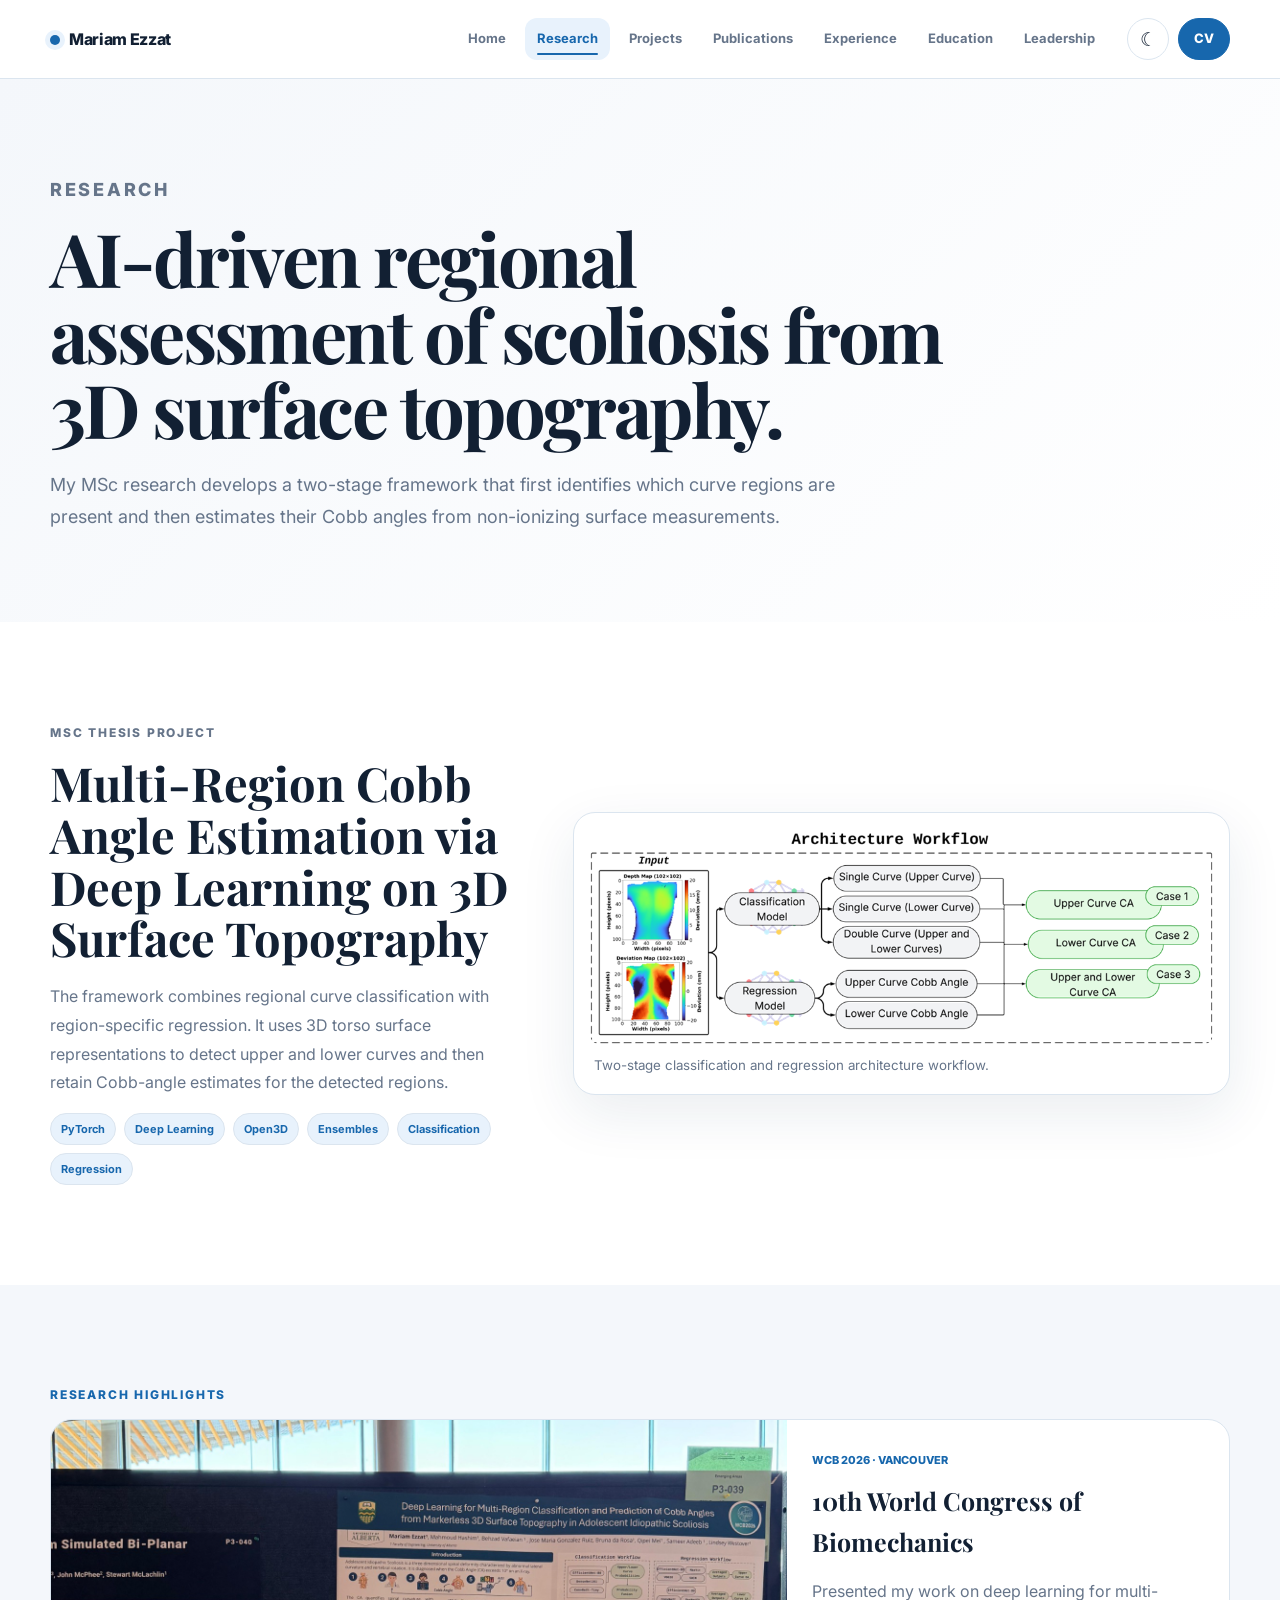
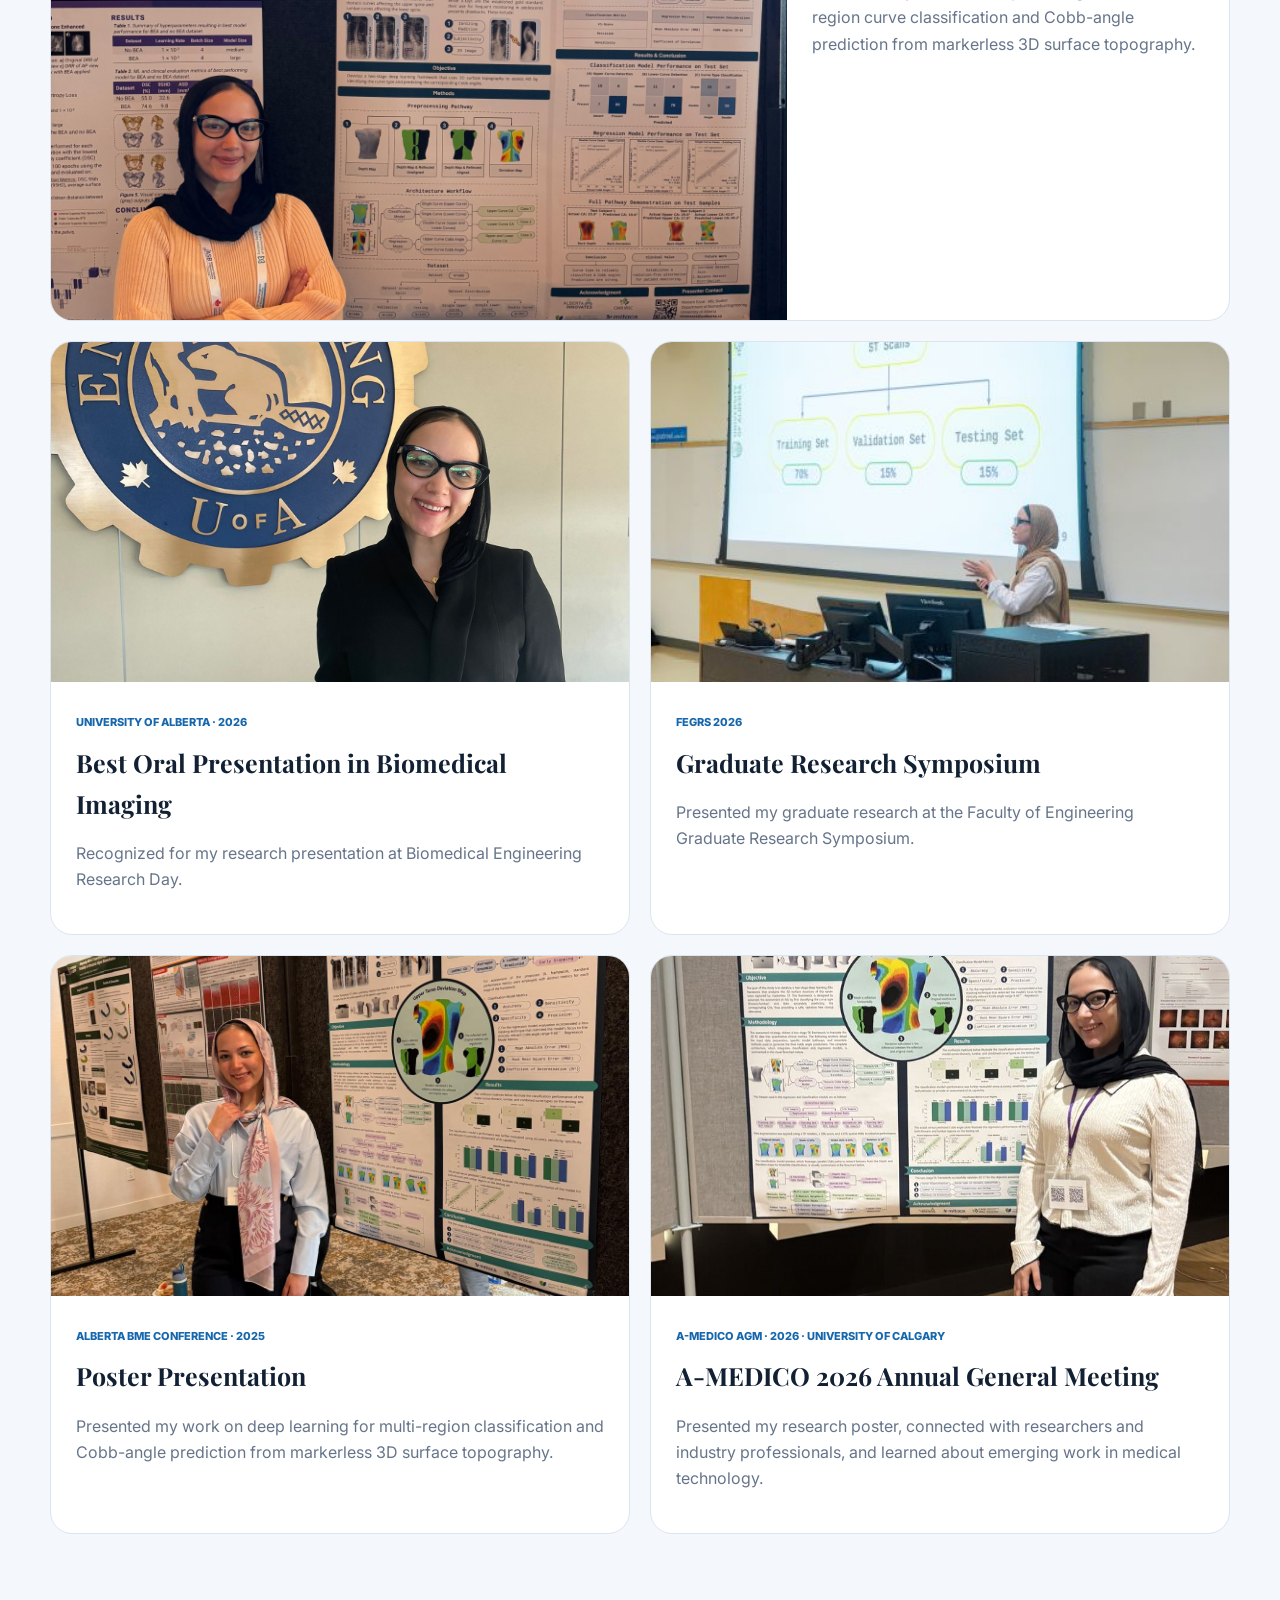
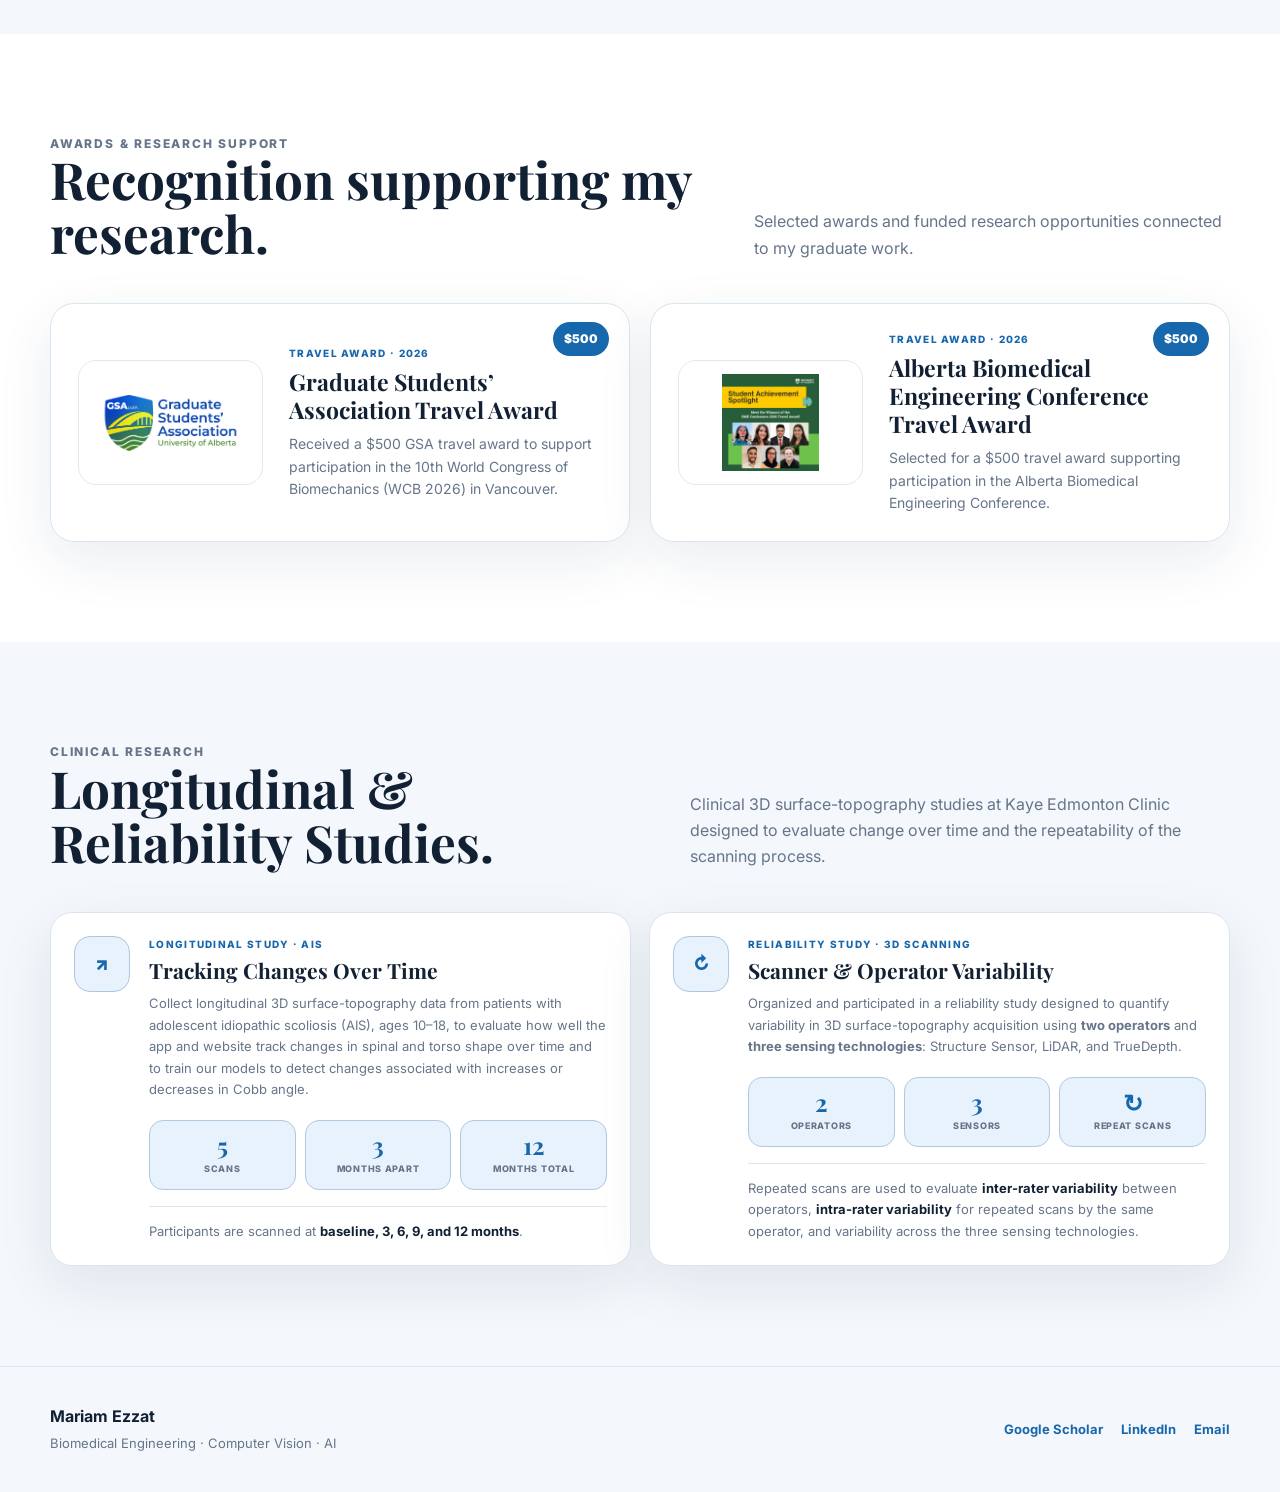
<file: research.html>
<!doctype html>
<html lang="en">
<head>
  <meta charset="utf-8">
  <meta name="viewport" content="width=device-width,initial-scale=1">
  <meta name="description" content="Mariam Ezzat portfolio">
  <title>Research | Mariam Ezzat</title>
  <link rel="preconnect" href="https://fonts.googleapis.com">
  <link rel="preconnect" href="https://fonts.gstatic.com" crossorigin>
  <link href="https://fonts.googleapis.com/css2?family=Inter:wght@400;500;600;700;800&family=Playfair+Display:wght@600;700&display=swap" rel="stylesheet">
  <link rel="stylesheet" href="style.css">
</head>
<body>

<header class="site-header">
  <div class="container nav-wrap">
    <a class="brand" href="index.html"><span class="brand-dot"></span>Mariam Ezzat</a>
    <button class="menu-toggle" id="menuToggle" type="button" aria-label="Open navigation" aria-expanded="false"><span></span><span></span><span></span></button>
    <nav class="nav-links" id="mainNav" aria-label="Main navigation">
      <a href="index.html">Home</a>
      <a href="research.html">Research</a>
      <a href="projects.html">Projects</a>
      <a href="publications.html">Publications</a>
      <a href="experience.html">Experience</a>
      <a href="education.html">Education</a>
      <a href="leadership.html">Leadership</a>
    </nav>
    <div class="nav-actions">
      <button class="theme-toggle" id="themeToggle" type="button" aria-label="Switch color theme"><span class="theme-icon" aria-hidden="true">☾</span></button>
      <a class="btn small" href="files/Mariam_Ezzat_CV.pdf" target="_blank">CV</a>
    </div>
  </div>
</header>

<main>

<section class="page-hero"><div class="container"><p class="eyebrow">RESEARCH</p><h1>AI-driven regional assessment of scoliosis from 3D surface topography.</h1><p>My MSc research develops a two-stage framework that first identifies which curve regions are present and then estimates their Cobb angles from non-ionizing surface measurements.</p></div></section>

<section class="section">
 <div class="container research-feature">
  <div>
   <p class="eyebrow">MSC THESIS PROJECT</p>
   <h2>Multi-Region Cobb Angle Estimation via Deep Learning on 3D Surface Topography</h2>
   <p>The framework combines regional curve classification with region-specific regression. It uses 3D torso surface representations to detect upper and lower curves and then retain Cobb-angle estimates for the detected regions.</p>
   <div class="tag-row"><span>PyTorch</span><span>Deep Learning</span><span>Open3D</span><span>Ensembles</span><span>Classification</span><span>Regression</span></div>
  </div>
  <div class="workflow-card"><img src="assets/thesis-architecture-workflow.png" alt="Classification and regression architecture workflow for regional Cobb angle estimation"><small>Two-stage classification and regression architecture workflow.</small></div>
 </div>
</section>

<section class="section soft">
 <div class="container">
  <p class="eyebrow">RESEARCH HIGHLIGHTS</p>
  <div class="research-gallery">
   <article class="gallery-card wide"><img src="assets/wcb-2026.jpeg" alt="WCB 2026 poster presentation"><div><span>WCB 2026 · Vancouver</span><h3>10th World Congress of Biomechanics</h3><p>Presented my work on deep learning for multi-region curve classification and Cobb-angle prediction from markerless 3D surface topography.</p></div></article>
   <article class="gallery-card"><img src="assets/bme-research-day-2026.jpeg" alt="BME Research Day award"><div><span>University of Alberta · 2026</span><h3>Best Oral Presentation in Biomedical Imaging</h3><p>Recognized for my research presentation at Biomedical Engineering Research Day.</p></div></article>
   <article class="gallery-card"><img src="assets/fegrs-presenting-2026.png" alt="Presenting at FEGRS 2026"><div><span>FEGRS 2026</span><h3>Graduate Research Symposium</h3><p>Presented my graduate research at the Faculty of Engineering Graduate Research Symposium.</p></div></article>
  <article class="gallery-card">
          <img src="assets/abbme-conference-2025.jpeg" alt="Mariam Ezzat presenting her research poster at the 2025 Alberta Biomedical Engineering Conference">
          <div><span>ALBERTA BME CONFERENCE · 2025</span><h3>Poster Presentation</h3><p>Presented my work on deep learning for multi-region classification and Cobb-angle prediction from markerless 3D surface topography.</p></div>
        </article>

   <article class="gallery-card">
     <img src="assets/amedico-2026-poster.png" alt="Mariam Ezzat presenting her scoliosis research poster at the A-MEDICO 2026 Annual General Meeting at the University of Calgary">
     <div>
       <span>A-MEDICO AGM · 2026 · UNIVERSITY OF CALGARY</span>
       <h3>A-MEDICO 2026 Annual General Meeting</h3>
       <p>Presented my research poster, connected with researchers and industry professionals, and learned about emerging work in medical technology.</p>
     </div>
   </article>
   </div>
 </div>
</section>

<section class="section">
  <div class="container">
    <div class="section-head">
      <div>
        <p class="eyebrow">AWARDS & RESEARCH SUPPORT</p>
        <h2>Recognition supporting my research.</h2>
      </div>
      <p>Selected awards and funded research opportunities connected to my graduate work.</p>
    </div>

    <div class="award-grid">
      <article class="award-card">
        <div class="award-logo"><img src="assets/gsa-ualberta.png" alt="Graduate Students' Association University of Alberta logo"></div>
        <div>
          <span class="award-value">$500</span>
          <p class="mini-label">TRAVEL AWARD · 2026</p>
          <h3>Graduate Students’ Association Travel Award</h3>
          <p>Received a $500 GSA travel award to support participation in the 10th World Congress of Biomechanics (WCB 2026) in Vancouver.</p>
        </div>
      </article>

      <article class="award-card">
        <div class="award-logo"><img src="assets/abbme-travel-award-2026.png" alt="Alberta BME Conference Travel Award announcement"></div>
        <div>
          <span class="award-value">$500</span>
          <p class="mini-label">TRAVEL AWARD · 2026</p>
          <h3>Alberta Biomedical Engineering Conference Travel Award</h3>
          <p>Selected for a $500 travel award supporting participation in the Alberta Biomedical Engineering Conference.</p>
        </div>
      </article>
    </div>
  </div>
</section>

<section class="section soft">
  <div class="container">
    <div class="section-head">
      <div>
        <p class="eyebrow">CLINICAL RESEARCH</p>
        <h2>Longitudinal &amp; Reliability Studies.</h2>
      </div>
      <p>Clinical 3D surface-topography studies at Kaye Edmonton Clinic designed to evaluate change over time and the repeatability of the scanning process.</p>
    </div>

    <div class="clinical-research-grid two-study-grid">

      <article class="clinical-research-card study-card">
        <div class="clinical-icon">↗</div>
        <div>
          <p class="mini-label">LONGITUDINAL STUDY · AIS</p>
          <h3>Tracking Changes Over Time</h3>
          <p>Collect longitudinal 3D surface-topography data from patients with adolescent idiopathic scoliosis (AIS), ages 10–18, to evaluate how well the app and website track changes in spinal and torso shape over time and to train our models to detect changes associated with increases or decreases in Cobb angle.</p>

          <div class="study-protocol">
            <span><b>5</b><small>scans</small></span>
            <span><b>3</b><small>months apart</small></span>
            <span><b>12</b><small>months total</small></span>
          </div>

          <p class="study-detail">Participants are scanned at <strong>baseline, 3, 6, 9, and 12 months</strong>.
      </article>

      <article class="clinical-research-card study-card">
        <div class="clinical-icon">↻</div>
        <div>
          <p class="mini-label">RELIABILITY STUDY · 3D SCANNING</p>
          <h3>Scanner &amp; Operator Variability</h3>
          <p>Organized and participated in a reliability study designed to quantify variability in 3D surface-topography acquisition using <strong>two operators</strong> and <strong>three sensing technologies</strong>: Structure Sensor, LiDAR, and TrueDepth.</p>

          <div class="study-protocol">
            <span><b>2</b><small>operators</small></span>
            <span><b>3</b><small>sensors</small></span>
            <span><b>↻</b><small>repeat scans</small></span>
          </div>

          <p class="study-detail">Repeated scans are used to evaluate <strong>inter-rater variability</strong> between operators, <strong>intra-rater variability</strong> for repeated scans by the same operator, and variability across the three sensing technologies.</p>
        </div>
      </article>

    </div>
  </div>
</section>

</main>

<footer>
  <div class="container footer-inner">
    <div><strong>Mariam Ezzat</strong><br><span>Biomedical Engineering · Computer Vision · AI</span></div>
    <div class="footer-links">
      <a href="https://scholar.google.ca/citations?user=oBHqGisAAAAJ&hl=en" target="_blank" rel="noopener">Google Scholar</a>
      <a href="https://www.linkedin.com/in/mariam-ezzat-a804b9215/" target="_blank" rel="noopener">LinkedIn</a>
      <a href="mailto:mariamezzat@ualberta.ca">Email</a>
    </div>
  </div>
</footer>
<script src="script.js"></script>

</body>
</html>
</file>
<file: style.css>
:root{
  --bg:#ffffff;
  --surface:#ffffff;
  --surface-2:#f4f7fb;
  --surface-3:#eaf1f8;
  --text:#122033;
  --muted:#66758a;
  --accent:#1767ad;
  --accent-2:#0f4f8a;
  --accent-soft:#e8f2fc;
  --border:#dbe5ef;
  --header:rgba(255,255,255,.88);
  --shadow:0 18px 55px rgba(25,55,90,.09);
  --shadow-hover:0 25px 70px rgba(25,55,90,.16);
  --radius:24px;
}
html[data-theme="dark"]{
  --bg:#08111d;
  --surface:#101c2a;
  --surface-2:#0d1724;
  --surface-3:#17273a;
  --text:#edf5ff;
  --muted:#a9b8ca;
  --accent:#6db8ff;
  --accent-2:#94cbff;
  --accent-soft:#142d46;
  --border:#26394d;
  --header:rgba(8,17,29,.88);
  --shadow:0 18px 55px rgba(0,0,0,.25);
  --shadow-hover:0 25px 70px rgba(0,0,0,.38);
}
*{box-sizing:border-box}
html{scroll-behavior:smooth;background:var(--bg)}
body{
  margin:0;background:var(--bg);color:var(--text);
  font-family:"Inter",system-ui,-apple-system,BlinkMacSystemFont,"Segoe UI",sans-serif;
  line-height:1.65;transition:background .35s ease,color .35s ease;
}
img{max-width:100%}
a{color:inherit}
.container{width:min(1180px,calc(100% - 44px));margin-inline:auto}
main{overflow:hidden}
h1,h2,h3,p{transition:color .3s ease}
.eyebrow{margin:0 0 14px;color:var(--accent);font-size:12px;font-weight:800;letter-spacing:.15em;text-transform:uppercase}
.section{padding:100px 0}
.soft{background:var(--surface-2)}
.section-head{display:flex;justify-content:space-between;align-items:end;gap:45px;margin-bottom:42px}
.section-head h2{font-family:"Playfair Display",serif;font-size:clamp(36px,4vw,54px);line-height:1.05;margin:0;color:var(--text)}
.section-head p{max-width:540px;color:var(--muted);margin:0}

/* Header / tabs */
.site-header{
  position:sticky;top:0;z-index:1000;
  background:var(--header);backdrop-filter:blur(18px);-webkit-backdrop-filter:blur(18px);
  border-bottom:1px solid var(--border);transition:background .3s ease,border-color .3s ease;
}
.nav-wrap{min-height:78px;display:flex;align-items:center;gap:20px;position:relative}
.brand{font-weight:800;text-decoration:none;color:var(--text);white-space:nowrap;letter-spacing:-.02em}
.brand-dot{display:inline-block;width:10px;height:10px;border-radius:50%;background:var(--accent);margin-right:9px;box-shadow:0 0 0 5px var(--accent-soft)}
.nav-links{display:flex;align-items:center;gap:7px;margin-left:auto}
.nav-links a{
  position:relative;text-decoration:none;color:var(--muted);font-size:13px;font-weight:700;
  padding:10px 12px;border-radius:12px;transition:.2s ease;
}
.nav-links a:hover{color:var(--accent);background:var(--accent-soft)}
.nav-links a.active{color:var(--accent);background:var(--accent-soft)}
.nav-links a.active::after{content:"";position:absolute;left:12px;right:12px;bottom:5px;height:2px;background:var(--accent);border-radius:2px}
.nav-actions{display:flex;align-items:center;gap:9px}
.theme-toggle,.menu-toggle{
  border:1px solid var(--border);background:var(--surface);color:var(--text);cursor:pointer;
  transition:.22s ease;box-shadow:none
}
.theme-toggle{width:42px;height:42px;border-radius:50%;display:grid;place-items:center;font-size:19px}
.theme-toggle:hover{transform:rotate(10deg) scale(1.06);border-color:var(--accent);color:var(--accent)}
.menu-toggle{display:none;width:44px;height:42px;border-radius:12px;padding:10px}
.menu-toggle span{display:block;height:2px;background:currentColor;margin:5px 0;border-radius:2px;transition:.25s}
.menu-toggle.open span:nth-child(1){transform:translateY(7px) rotate(45deg)}
.menu-toggle.open span:nth-child(2){opacity:0}
.menu-toggle.open span:nth-child(3){transform:translateY(-7px) rotate(-45deg)}
.btn{
  display:inline-flex;align-items:center;justify-content:center;gap:8px;
  background:var(--accent);color:#fff;text-decoration:none;font-weight:800;
  border:1px solid var(--accent);padding:12px 18px;border-radius:999px;
  transition:transform .2s ease,box-shadow .2s ease,background .2s ease;
}
.btn:hover{transform:translateY(-2px);box-shadow:0 10px 25px color-mix(in srgb,var(--accent) 28%,transparent)}
.btn.small{padding:9px 15px;font-size:13px}
.btn.ghost{background:transparent;color:var(--accent)}
.btn.ghost:hover{background:var(--accent-soft)}

/* Home */
.hero{padding:85px 0 90px}
.hero-grid{display:grid;grid-template-columns:1.12fr .88fr;gap:70px;align-items:center}
.hero h1{font-family:"Playfair Display",serif;font-size:clamp(52px,7vw,88px);line-height:.99;letter-spacing:-.04em;margin:0;color:var(--text)}
.hero h1 span{color:var(--accent)}
.lead{max-width:720px;color:var(--muted);font-size:18px;line-height:1.8;margin:27px 0}
.hero-actions,.social-row{display:flex;gap:12px;flex-wrap:wrap}
.social-row{margin-top:26px;gap:22px}
.social-row a{font-size:13px;font-weight:700;color:var(--muted);text-decoration:none}
.social-row a:hover{color:var(--accent)}
.hero-photo{position:relative}
.hero-photo::before{content:"";position:absolute;inset:28px -20px -20px 30px;border-radius:32px;background:var(--accent-soft);transform:rotate(3deg)}
.hero-photo img{position:relative;display:block;width:100%;height:570px;object-fit:cover;object-position:center 26%;border-radius:30px;box-shadow:var(--shadow)}
.portal-grid{display:grid;grid-template-columns:repeat(2,1fr);gap:18px}
.portal-card{
  text-decoration:none;background:var(--surface);border:1px solid var(--border);border-radius:var(--radius);
  padding:30px;box-shadow:var(--shadow);transition:.25s ease;position:relative;overflow:hidden;
}
.portal-card::before{content:"";position:absolute;width:120px;height:120px;border-radius:50%;background:var(--accent-soft);right:-55px;top:-55px;transition:.3s}
.portal-card:hover{transform:translateY(-6px);box-shadow:var(--shadow-hover);border-color:color-mix(in srgb,var(--accent) 45%,var(--border))}
.portal-card:hover::before{transform:scale(1.35)}
.portal-card span{color:var(--accent);font-size:12px;font-weight:800}
.portal-card h2{font-family:"Playfair Display",serif;color:var(--text);font-size:29px;margin:10px 0}
.portal-card p{color:var(--muted);min-height:56px}
.portal-card b{color:var(--accent);font-size:13px}
.logo-skill-grid{display:grid;grid-template-columns:repeat(6,1fr);gap:14px}
.logo-skill{
  min-height:150px;background:var(--surface);border:1px solid var(--border);border-radius:20px;
  display:flex;flex-direction:column;align-items:center;justify-content:center;gap:14px;
  transition:.25s ease;box-shadow:0 8px 25px rgba(20,54,90,.04)
}
.logo-skill:hover{transform:translateY(-6px) scale(1.02);box-shadow:var(--shadow);border-color:var(--accent)}
.logo-skill img{width:72px;height:72px;object-fit:contain}
.logo-skill b{color:var(--text);font-size:14px}
.skill-symbol{width:72px;height:72px;border-radius:18px;background:var(--accent);color:#fff;display:grid;place-items:center;font-size:20px;font-weight:900}
html[data-theme="dark"] .logo-skill img[src*="flask"],
html[data-theme="dark"] .logo-skill img[src*="django"]{filter:invert(1)}

/* Page headers */
.page-hero{padding:95px 0 70px;background:linear-gradient(135deg,var(--surface-2),var(--bg))}
.page-hero h1{max-width:930px;font-family:"Playfair Display",serif;font-size:clamp(44px,6vw,74px);line-height:1.02;letter-spacing:-.035em;margin:10px 0 22px;color:var(--text)}
.page-hero p{max-width:800px;color:var(--muted);font-size:18px;line-height:1.8}
.page-hero .btn{margin-top:10px}

/* Research */
.research-feature{display:grid;grid-template-columns:.84fr 1.16fr;gap:48px;align-items:center}
.research-feature h2{font-family:"Playfair Display",serif;font-size:clamp(34px,4vw,47px);line-height:1.1;color:var(--text);margin:10px 0 18px}
.research-feature p{color:var(--muted);line-height:1.8}
.tag-row,.project-tags{display:flex;gap:8px;flex-wrap:wrap}
.tag-row span,.project-tags span{background:var(--accent-soft);border:1px solid var(--border);color:var(--accent);padding:6px 10px;border-radius:999px;font-size:11px;font-weight:700}
.workflow-card{background:var(--surface);border:1px solid var(--border);border-radius:22px;padding:15px;box-shadow:var(--shadow);transition:.25s}
.workflow-card:hover{transform:translateY(-4px);box-shadow:var(--shadow-hover)}
.workflow-card img{width:100%;display:block;border-radius:13px}
.workflow-card small{display:block;color:var(--muted);padding:10px 5px 2px}
.research-gallery{display:grid;grid-template-columns:1fr 1fr;gap:20px}
.gallery-card{background:var(--surface);border:1px solid var(--border);border-radius:22px;overflow:hidden;transition:.25s}
.gallery-card:hover{transform:translateY(-5px);box-shadow:var(--shadow-hover)}
.gallery-card.wide{grid-column:span 2;display:grid;grid-template-columns:1.25fr .75fr}
.gallery-card img{width:100%;height:340px;object-fit:cover;display:block;transition:transform .5s ease}
.gallery-card:hover img{transform:scale(1.025)}
.gallery-card.wide img{height:500px}
.gallery-card>div{padding:25px}
.gallery-card span{font-size:11px;font-weight:800;color:var(--accent);text-transform:uppercase}
.gallery-card h3{font-family:"Playfair Display",serif;font-size:25px;color:var(--text);margin:8px 0}
.gallery-card p{color:var(--muted);line-height:1.65}

/* Projects */
.project-grid{display:grid;grid-template-columns:1fr 1fr;gap:20px}
.project-card{
  display:grid;grid-template-columns:150px 1fr;background:var(--surface);border:1px solid var(--border);
  border-radius:22px;overflow:hidden;min-height:285px;box-shadow:0 10px 30px rgba(20,54,90,.045);
  transition:.25s ease
}
.project-card:hover{transform:translateY(-6px);box-shadow:var(--shadow-hover);border-color:color-mix(in srgb,var(--accent) 45%,var(--border))}
.project-visual{background:linear-gradient(145deg,#0f4f8a,#18334f);display:grid;place-items:center;position:relative;overflow:hidden}
.project-visual::after{content:"";position:absolute;width:130px;height:130px;border:1px solid rgba(255,255,255,.15);border-radius:50%;animation:floatRing 5s ease-in-out infinite}
.project-visual span{font-size:56px;position:relative;z-index:1;filter:drop-shadow(0 5px 10px rgba(0,0,0,.2));transition:.3s}
.project-card:hover .project-visual span{transform:scale(1.12) rotate(-3deg)}
.project-body{padding:24px}
.mini-label{font-size:10px!important;letter-spacing:.13em;font-weight:800;color:var(--accent)!important;text-transform:uppercase;margin:0}
.project-body h2{font-family:"Playfair Display",serif;font-size:22px;line-height:1.22;color:var(--text);margin:7px 0 10px}
.project-body>p:not(.mini-label){color:var(--muted);line-height:1.58;font-size:14px}
.project-link{display:inline-block;margin-top:16px;color:var(--accent);font-size:13px;font-weight:800;text-decoration:none}
.project-link:hover{text-decoration:underline}
.muted-link{color:var(--muted)}

/* Publications */
.publication-list{display:grid;gap:14px}
.publication-card{
  display:grid;grid-template-columns:70px 1fr;gap:20px;background:var(--surface);
  border:1px solid var(--border);border-radius:20px;padding:24px;transition:.22s
}
.publication-card:hover{transform:translateX(5px);border-color:var(--accent);box-shadow:var(--shadow)}
.pub-num{font-family:"Playfair Display",serif;font-size:27px;color:var(--accent)}
.publication-card h2{font-size:20px;color:var(--text);margin:7px 0 10px;line-height:1.35}
.pub-year{font-size:11px;font-weight:800;color:var(--accent)}
.authors,.venue{margin:5px 0;color:var(--muted);font-size:14px}
.venue{font-style:italic}
.publication-card .me{color:#0d5ea6!important;font-weight:900}
html[data-theme="dark"] .publication-card .me{color:#7dc1ff!important}

/* Experience */
.experience-list{display:grid;gap:17px}
.experience-card{
  display:grid;grid-template-columns:220px 1fr;gap:28px;align-items:center;background:var(--surface);
  border:1px solid var(--border);border-radius:22px;padding:26px;box-shadow:0 10px 30px rgba(20,54,90,.04);
  transition:.25s
}
.experience-card:hover{transform:translateY(-4px);box-shadow:var(--shadow-hover);border-color:var(--accent)}
.org-logo{width:200px;height:125px;padding:15px;border-radius:18px;background:#fff;border:1px solid #e4eaf0;display:flex;align-items:center;justify-content:center}
.org-logo img{max-width:100%;max-height:100%;object-fit:contain}
.exp-main{min-width:0}
.exp-top{display:flex;justify-content:space-between;gap:22px;align-items:start}
.exp-top h3{font-size:20px;margin:5px 0;color:var(--text)}
.exp-top h3 em{font-style:normal;color:var(--muted);font-weight:500}
.exp-top time{white-space:nowrap;color:var(--muted);font-size:12px;font-weight:700}
.exp-type{font-size:10px;letter-spacing:.12em;color:var(--accent);font-weight:900}
.exp-points{padding-left:20px;color:var(--muted);margin:12px 0 0}
.course-grid{display:grid;grid-template-columns:1fr 1fr;gap:10px;margin-top:16px}
.course-item{display:flex;gap:12px;align-items:center;background:var(--surface-2);border:1px solid var(--border);padding:13px;border-radius:15px}
.course-icon{width:34px;height:34px;border-radius:10px;background:var(--accent-soft);color:var(--accent);display:grid;place-items:center;font-weight:900;flex:0 0 auto}
.course-item strong{display:block;color:var(--text);font-size:13px}
.course-item small{display:block;color:var(--muted);line-height:1.3;margin-top:2px}

/* Leadership */
.service-grid{display:grid;grid-template-columns:repeat(3,1fr);gap:18px}
.service-card{background:var(--surface);border:1px solid var(--border);border-radius:22px;padding:25px;position:relative;box-shadow:0 10px 28px rgba(20,54,90,.04);transition:.25s}
.service-card:hover{transform:translateY(-5px);box-shadow:var(--shadow-hover);border-color:var(--accent)}
.service-featured{grid-column:span 2;background:linear-gradient(135deg,var(--surface),var(--accent-soft))}
.service-logo{width:185px;height:95px;display:flex;align-items:center;justify-content:flex-start;margin-bottom:18px}
.service-logo img{max-width:100%;max-height:100%;object-fit:contain}
.service-icon{width:64px;height:64px;border-radius:17px;background:var(--accent-soft);color:var(--accent);display:grid;place-items:center;font-weight:900;margin-bottom:18px}
.service-card h3{font-size:20px;margin:5px 0;color:var(--text)}
.service-card p{color:var(--muted);margin:7px 0}
.service-org{font-size:13px;font-weight:700;color:var(--accent)!important}
.service-status{position:absolute;right:22px;top:22px;font-size:10px;letter-spacing:.12em;font-weight:800;background:#e4f4ea;color:#27774a;padding:6px 9px;border-radius:999px}
html[data-theme="dark"] .service-status{background:#153625;color:#8be2ac}

/* Footer */
footer{border-top:1px solid var(--border);background:var(--surface-2)}
.footer-inner{display:flex;justify-content:space-between;gap:25px;align-items:center;padding:36px 0}
.footer-inner strong{color:var(--text)}
.footer-inner span{color:var(--muted);font-size:13px}
.footer-links{display:flex;gap:18px;flex-wrap:wrap}
.footer-links a{color:var(--accent);text-decoration:none;font-size:13px;font-weight:700}

/* Motion */
.reveal{opacity:0;transform:translateY(24px);transition:opacity .7s ease,transform .7s cubic-bezier(.2,.7,.2,1)}
.reveal.visible{opacity:1;transform:none}
@keyframes floatRing{0%,100%{transform:translateY(-5px) scale(.9)}50%{transform:translateY(8px) scale(1.05)}}
@media (prefers-reduced-motion:reduce){
  *,*::before,*::after{scroll-behavior:auto!important;animation:none!important;transition:none!important}
  .reveal{opacity:1;transform:none}
}

/* Responsive */
@media(max-width:1040px){
  .nav-links{gap:2px}.nav-links a{padding:9px 8px;font-size:12px}
  .logo-skill-grid{grid-template-columns:repeat(4,1fr)}
  .research-feature{grid-template-columns:1fr}
  .experience-card{grid-template-columns:175px 1fr}.org-logo{width:160px}
}
@media(max-width:860px){
  .menu-toggle{display:block;margin-left:auto}
  .nav-links{
    display:none;position:absolute;left:0;right:0;top:70px;margin:0;padding:12px;
    background:var(--surface);border:1px solid var(--border);border-radius:18px;
    box-shadow:var(--shadow);flex-direction:column;align-items:stretch
  }
  .nav-links.open{display:flex;animation:menuIn .2s ease}
  .nav-links a{padding:12px 14px;font-size:14px}
  .nav-links a.active::after{display:none}
  .nav-actions{margin-left:0}
  .hero-grid{grid-template-columns:1fr;gap:45px}
  .hero-photo{max-width:600px}
  .project-grid,.research-gallery{grid-template-columns:1fr}
  .gallery-card.wide{grid-column:auto;display:block}
  .gallery-card.wide img{height:390px}
  .service-grid{grid-template-columns:1fr 1fr}.service-featured{grid-column:span 2}
  @keyframes menuIn{from{opacity:0;transform:translateY(-8px)}to{opacity:1;transform:none}}
}
@media(max-width:700px){
  .container{width:min(100% - 28px,1180px)}
  .section{padding:74px 0}.page-hero{padding:72px 0 48px}
  .portal-grid{grid-template-columns:1fr}
  .logo-skill-grid{grid-template-columns:repeat(3,1fr)}
  .project-card{grid-template-columns:110px 1fr}
  .experience-card{grid-template-columns:1fr}
  .org-logo{width:190px;height:110px}
  .exp-top{flex-direction:column;gap:4px}.course-grid{grid-template-columns:1fr}
  .service-grid{grid-template-columns:1fr}.service-featured{grid-column:auto}
  .section-head{display:block}.section-head p{margin-top:15px}
  .footer-inner{flex-direction:column;align-items:flex-start}
}
@media(max-width:500px){
  .brand{font-size:14px}.nav-actions .btn{display:none}
  .logo-skill-grid{grid-template-columns:repeat(2,1fr)}
  .project-card{grid-template-columns:1fr}.project-visual{height:125px}
  .publication-card{grid-template-columns:45px 1fr;padding:19px}
  .hero-photo img{height:460px}
}

/* Education */
.education-timeline{display:grid;gap:22px}
.education-card{
  display:grid;grid-template-columns:230px 1fr;gap:34px;align-items:center;
  background:var(--surface);border:1px solid var(--border);border-radius:26px;
  padding:32px;box-shadow:var(--shadow);transition:.25s ease;
}
.education-card:hover{transform:translateY(-5px);box-shadow:var(--shadow-hover);border-color:var(--accent)}
.education-logo{
  height:150px;background:#fff;border:1px solid #e2e8ef;border-radius:20px;
  display:flex;align-items:center;justify-content:center;padding:20px;
}
.education-logo img{max-width:100%;max-height:100%;object-fit:contain}
.education-top{display:flex;justify-content:space-between;gap:25px;align-items:start}
.education-content h2{font-family:"Playfair Display",serif;color:var(--text);font-size:29px;line-height:1.18;margin:6px 0}
.education-content h3{color:var(--accent);font-size:16px;margin:0 0 14px}
.education-content>p{color:var(--muted);margin:0 0 17px}
.education-date{white-space:nowrap;background:var(--accent-soft);color:var(--accent);font-size:12px;font-weight:800;padding:8px 11px;border-radius:999px}
.education-tags{display:flex;flex-wrap:wrap;gap:8px}
.education-tags span{background:var(--surface-2);border:1px solid var(--border);color:var(--muted);font-size:11px;font-weight:700;padding:6px 10px;border-radius:999px}
@media(max-width:760px){
  .education-card{grid-template-columns:1fr;padding:23px}
  .education-logo{width:220px;height:125px}
  .education-top{display:block}
  .education-date{display:inline-block;margin-bottom:13px}
}

/* Awards & research support */
.award-grid{display:grid;grid-template-columns:1fr 1fr;gap:20px}
.award-card{
  position:relative;display:grid;grid-template-columns:185px 1fr;gap:26px;align-items:center;
  background:var(--surface);border:1px solid var(--border);border-radius:24px;padding:27px;
  box-shadow:var(--shadow);transition:.25s ease;overflow:hidden
}
.award-card:hover{transform:translateY(-5px);box-shadow:var(--shadow-hover);border-color:var(--accent)}
.award-logo{
  height:125px;background:#fff;border:1px solid #e2e8ef;border-radius:18px;
  display:flex;align-items:center;justify-content:center;padding:13px;overflow:hidden
}
.award-logo img{width:100%;height:100%;object-fit:contain}
.award-card h3{font-family:"Playfair Display",serif;color:var(--text);font-size:23px;line-height:1.2;margin:7px 0 10px}
.award-card p:not(.mini-label){color:var(--muted);font-size:14px;line-height:1.6;margin:0}
.award-value{
  position:absolute;right:20px;top:18px;background:var(--accent);color:#fff;
  border-radius:999px;padding:7px 11px;font-size:12px;font-weight:900
}

/* Mitacs research internship */
.featured-experience{border-color:color-mix(in srgb,var(--accent) 45%,var(--border))}
.mitacs-mark{background:linear-gradient(135deg,#101b2c,#173e66);border:none}
.mitacs-mark span{font-size:25px;font-weight:900;letter-spacing:.08em;color:#fff}
.project-title-line{
  margin:12px 0 4px;padding:12px 14px;border-radius:14px;background:var(--accent-soft);
  color:var(--text);font-size:14px
}
@media(max-width:900px){
  .award-grid{grid-template-columns:1fr}
}
@media(max-width:620px){
  .award-card{grid-template-columns:1fr;padding-top:55px}
  .award-logo{width:210px}
}

/* Education GPA + MSc coursework */
.education-meta{display:flex;align-items:flex-end;flex-direction:column;gap:10px}
.gpa-badge{
  min-width:126px;background:var(--accent-soft);border:1px solid color-mix(in srgb,var(--accent) 30%,var(--border));
  border-radius:15px;padding:9px 13px;text-align:center;color:var(--text)
}
.gpa-badge small{display:block;font-size:9px;letter-spacing:.13em;font-weight:900;color:var(--accent);margin-bottom:2px}
.gpa-badge strong{font-size:18px;line-height:1;color:var(--text)}
.msc-course-grid{display:grid;grid-template-columns:1fr 1fr;gap:11px;margin:20px 0}
.msc-course-card{
  min-height:84px;display:grid;grid-template-columns:42px 1fr auto;align-items:center;gap:13px;
  background:var(--surface-2);border:1px solid var(--border);border-radius:17px;padding:13px 15px;
  transition:transform .2s ease,border-color .2s ease,box-shadow .2s ease
}
.msc-course-card:nth-child(3){grid-column:1/-1}
.msc-course-card:hover{transform:translateY(-3px);border-color:var(--accent);box-shadow:0 10px 24px rgba(20,54,90,.08)}
.msc-course-icon{
  width:40px;height:40px;border-radius:12px;background:var(--accent-soft);color:var(--accent);
  display:grid;place-items:center;font-weight:900;font-size:17px
}
.msc-course-copy{min-width:0}
.msc-course-copy strong{display:block;color:var(--text);font-size:13px;margin-bottom:3px}
.msc-course-copy span{display:block;color:var(--muted);font-size:12px;line-height:1.35}
.course-grade{
  min-width:58px;height:55px;border-left:1px solid var(--border);padding-left:13px;
  display:flex;flex-direction:column;justify-content:center;align-items:center
}
.course-grade small{font-size:8px;letter-spacing:.11em;color:var(--muted);font-weight:800}
.course-grade b{font-family:"Playfair Display",serif;font-size:23px;color:var(--accent);line-height:1.05}
@media(max-width:820px){
  .msc-course-grid{grid-template-columns:1fr}
  .msc-course-card:nth-child(3){grid-column:auto}
}
@media(max-width:560px){
  .education-meta{align-items:flex-start;margin-top:12px}
  .msc-course-card{grid-template-columns:38px 1fr auto;padding:11px}
  .msc-course-copy span{font-size:11px}
}

/* Clinical research + data collection */
.clinical-research-grid{display:grid;grid-template-columns:repeat(3,1fr);gap:18px}
.clinical-research-card{
  display:grid;grid-template-columns:58px 1fr;gap:17px;align-items:start;
  background:var(--surface);border:1px solid var(--border);border-radius:22px;padding:23px;
  box-shadow:var(--shadow);transition:transform .22s ease,border-color .22s ease,box-shadow .22s ease
}
.clinical-research-card:hover{transform:translateY(-5px);border-color:var(--accent);box-shadow:var(--shadow-hover)}
.clinical-icon{
  width:56px;height:56px;border-radius:16px;background:var(--accent-soft);color:var(--accent);
  display:grid;place-items:center;font-weight:900;font-size:18px;border:1px solid color-mix(in srgb,var(--accent) 24%,var(--border))
}
.clinical-research-card h3{
  font-family:"Playfair Display",serif;color:var(--text);font-size:21px;line-height:1.2;margin:6px 0 10px
}
.clinical-research-card p:not(.mini-label){color:var(--muted);font-size:13px;line-height:1.65;margin:0}
@media(max-width:1000px){.clinical-research-grid{grid-template-columns:1fr}}

/* Two-study clinical research layout */
.two-study-grid{grid-template-columns:repeat(2,minmax(0,1fr))}
.study-card{grid-template-columns:58px 1fr}
.study-protocol{
  display:grid;grid-template-columns:repeat(3,1fr);gap:9px;margin:19px 0 16px
}
.study-protocol span{
  min-height:70px;display:flex;flex-direction:column;align-items:center;justify-content:center;
  background:var(--accent-soft);border:1px solid color-mix(in srgb,var(--accent) 22%,var(--border));
  border-radius:14px;text-align:center;padding:8px
}
.study-protocol b{font-family:"Playfair Display",serif;font-size:24px;color:var(--accent);line-height:1}
.study-protocol small{font-size:9px;text-transform:uppercase;letter-spacing:.08em;color:var(--muted);margin-top:5px;font-weight:800}
.study-detail{
  padding-top:14px;border-top:1px solid var(--border);margin-top:2px!important
}
.study-detail strong{color:var(--text)}
@media(max-width:1000px){.two-study-grid{grid-template-columns:1fr}}
@media(max-width:520px){
  .study-protocol{grid-template-columns:1fr 1fr 1fr}
  .study-protocol b{font-size:20px}
  .study-protocol small{font-size:8px}
}
</file>
